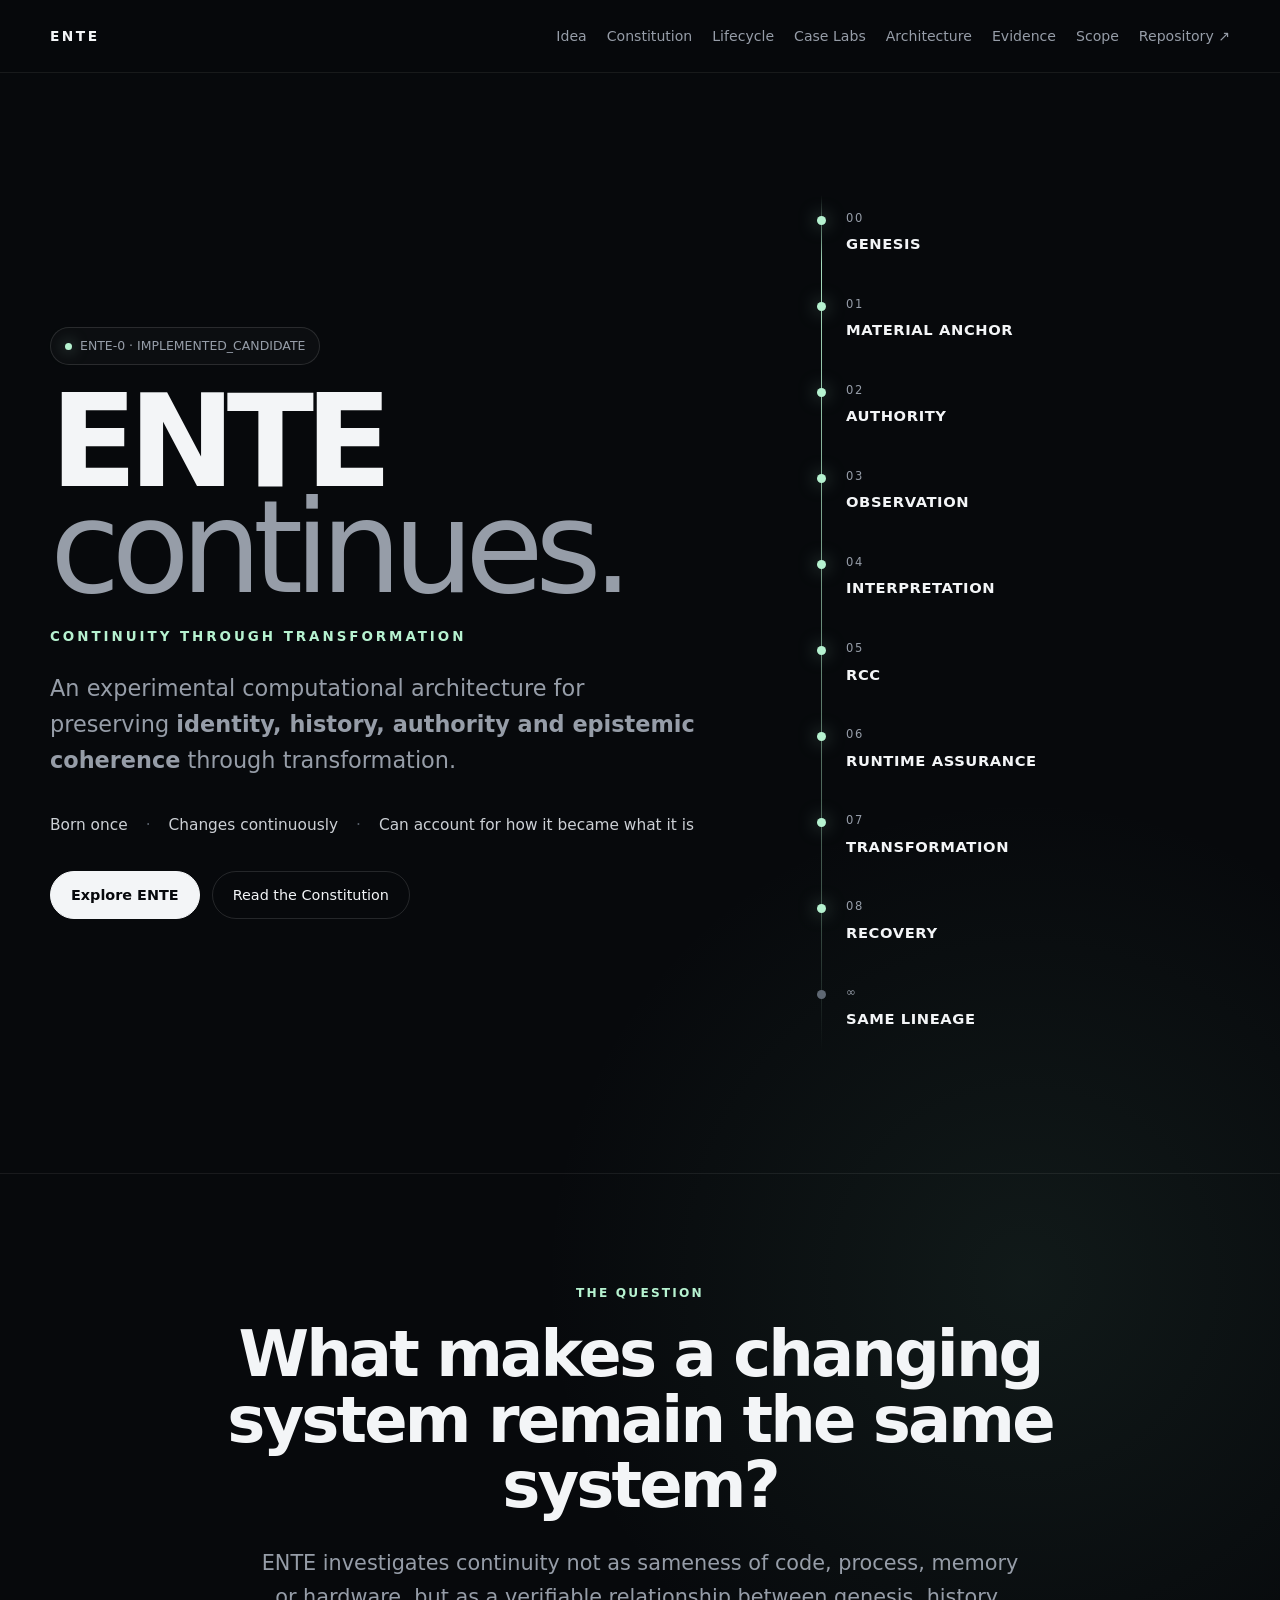
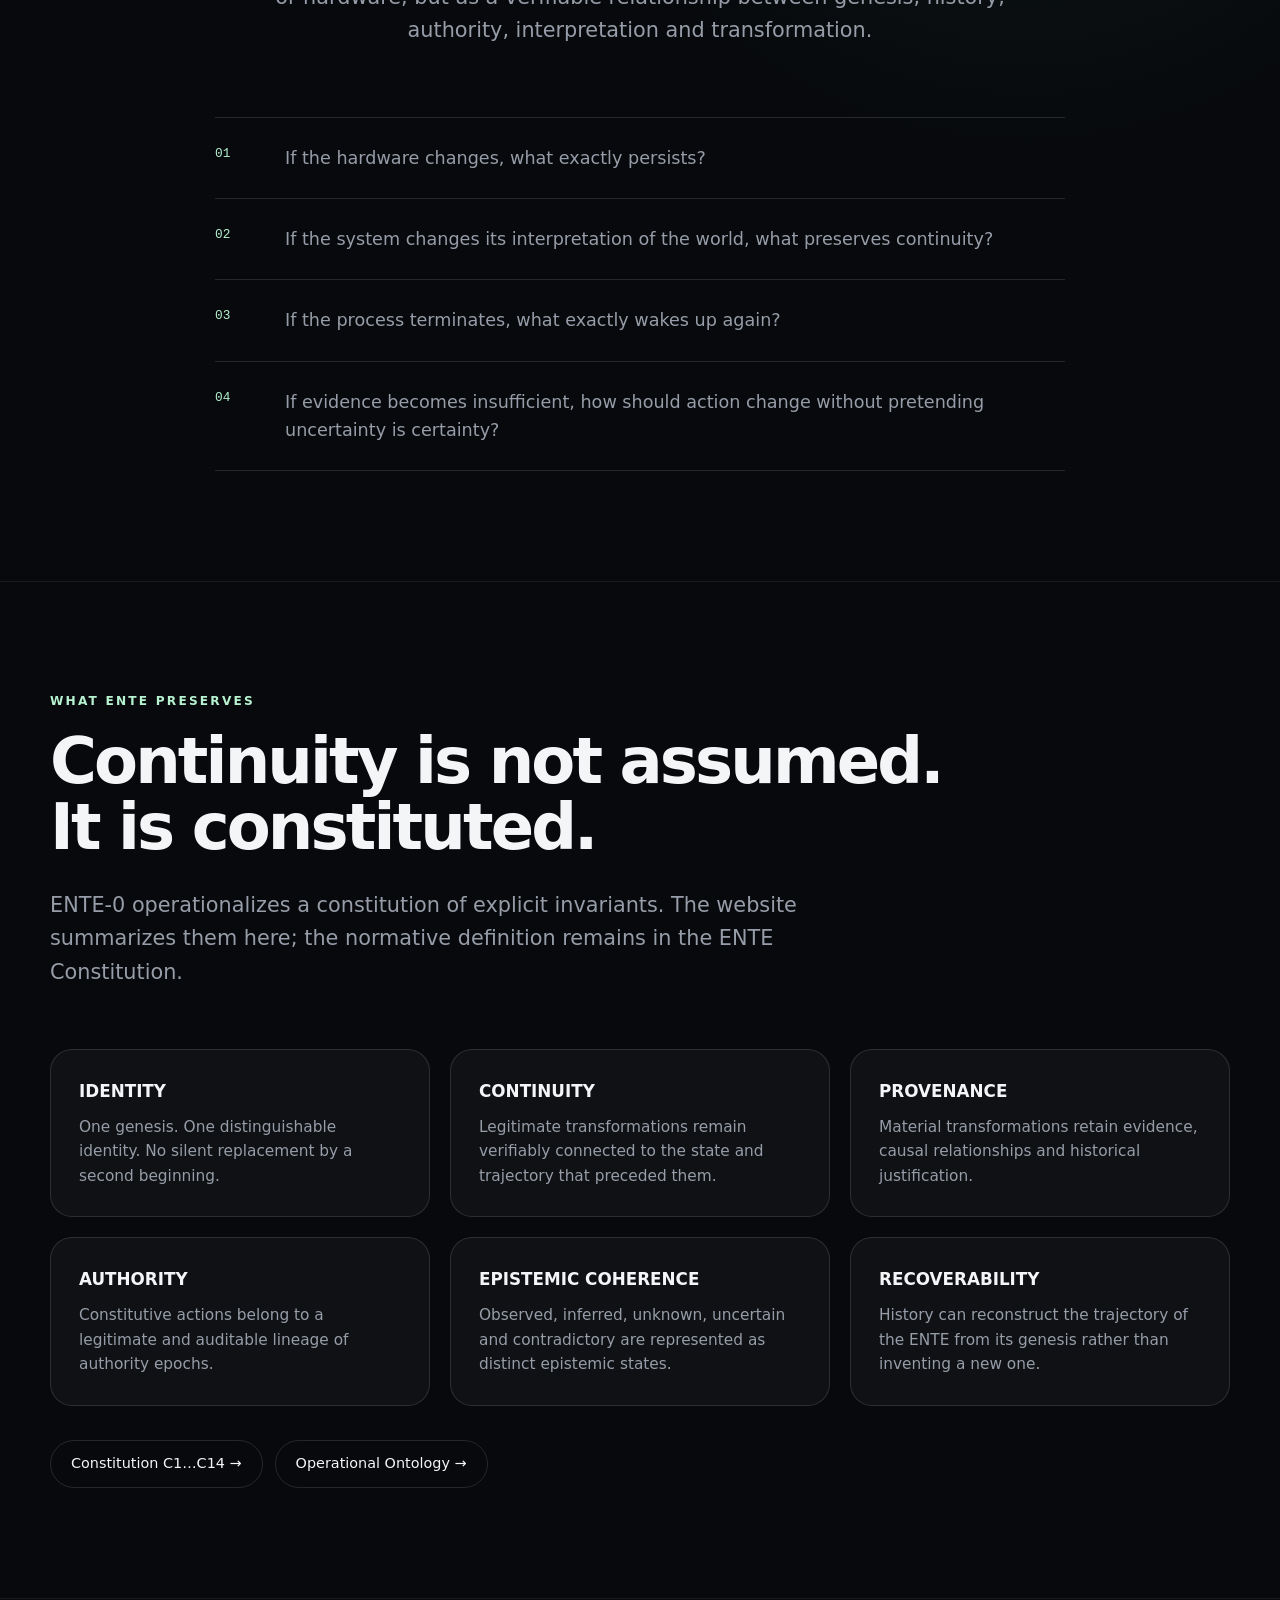
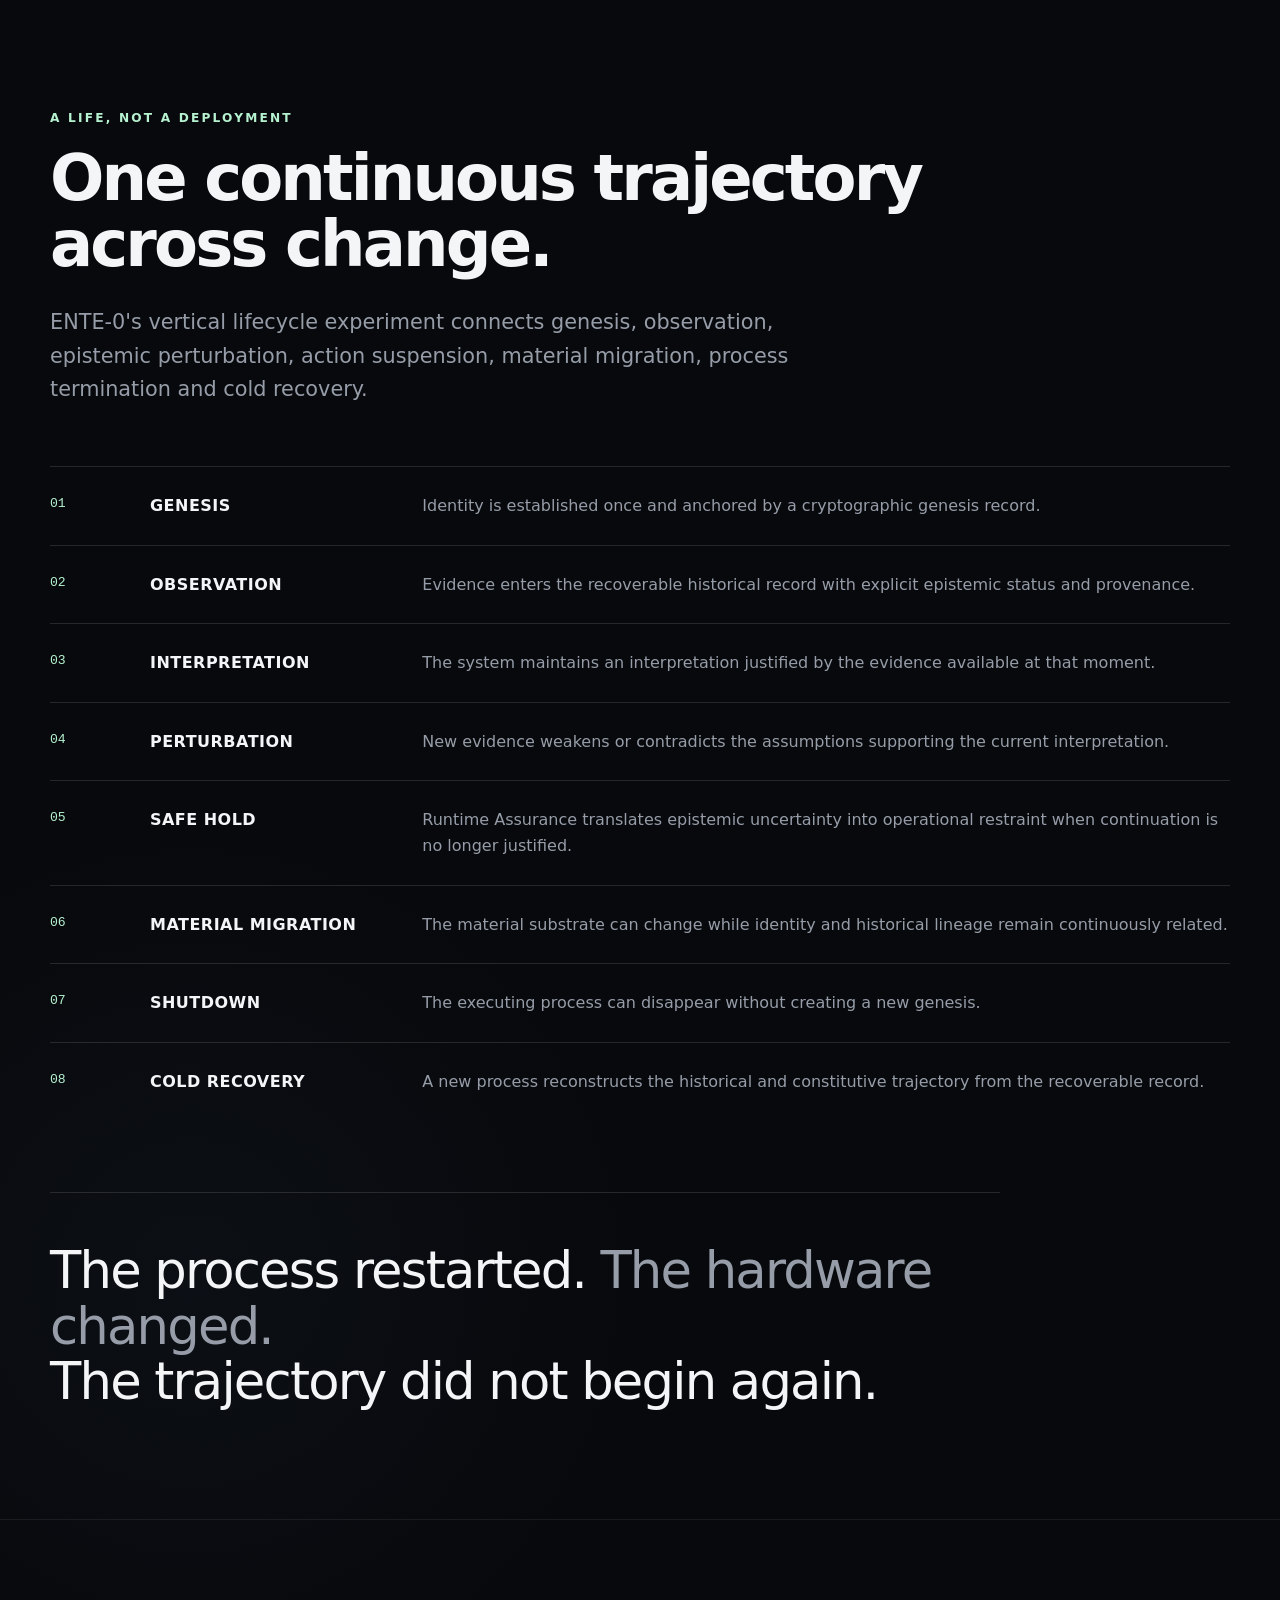
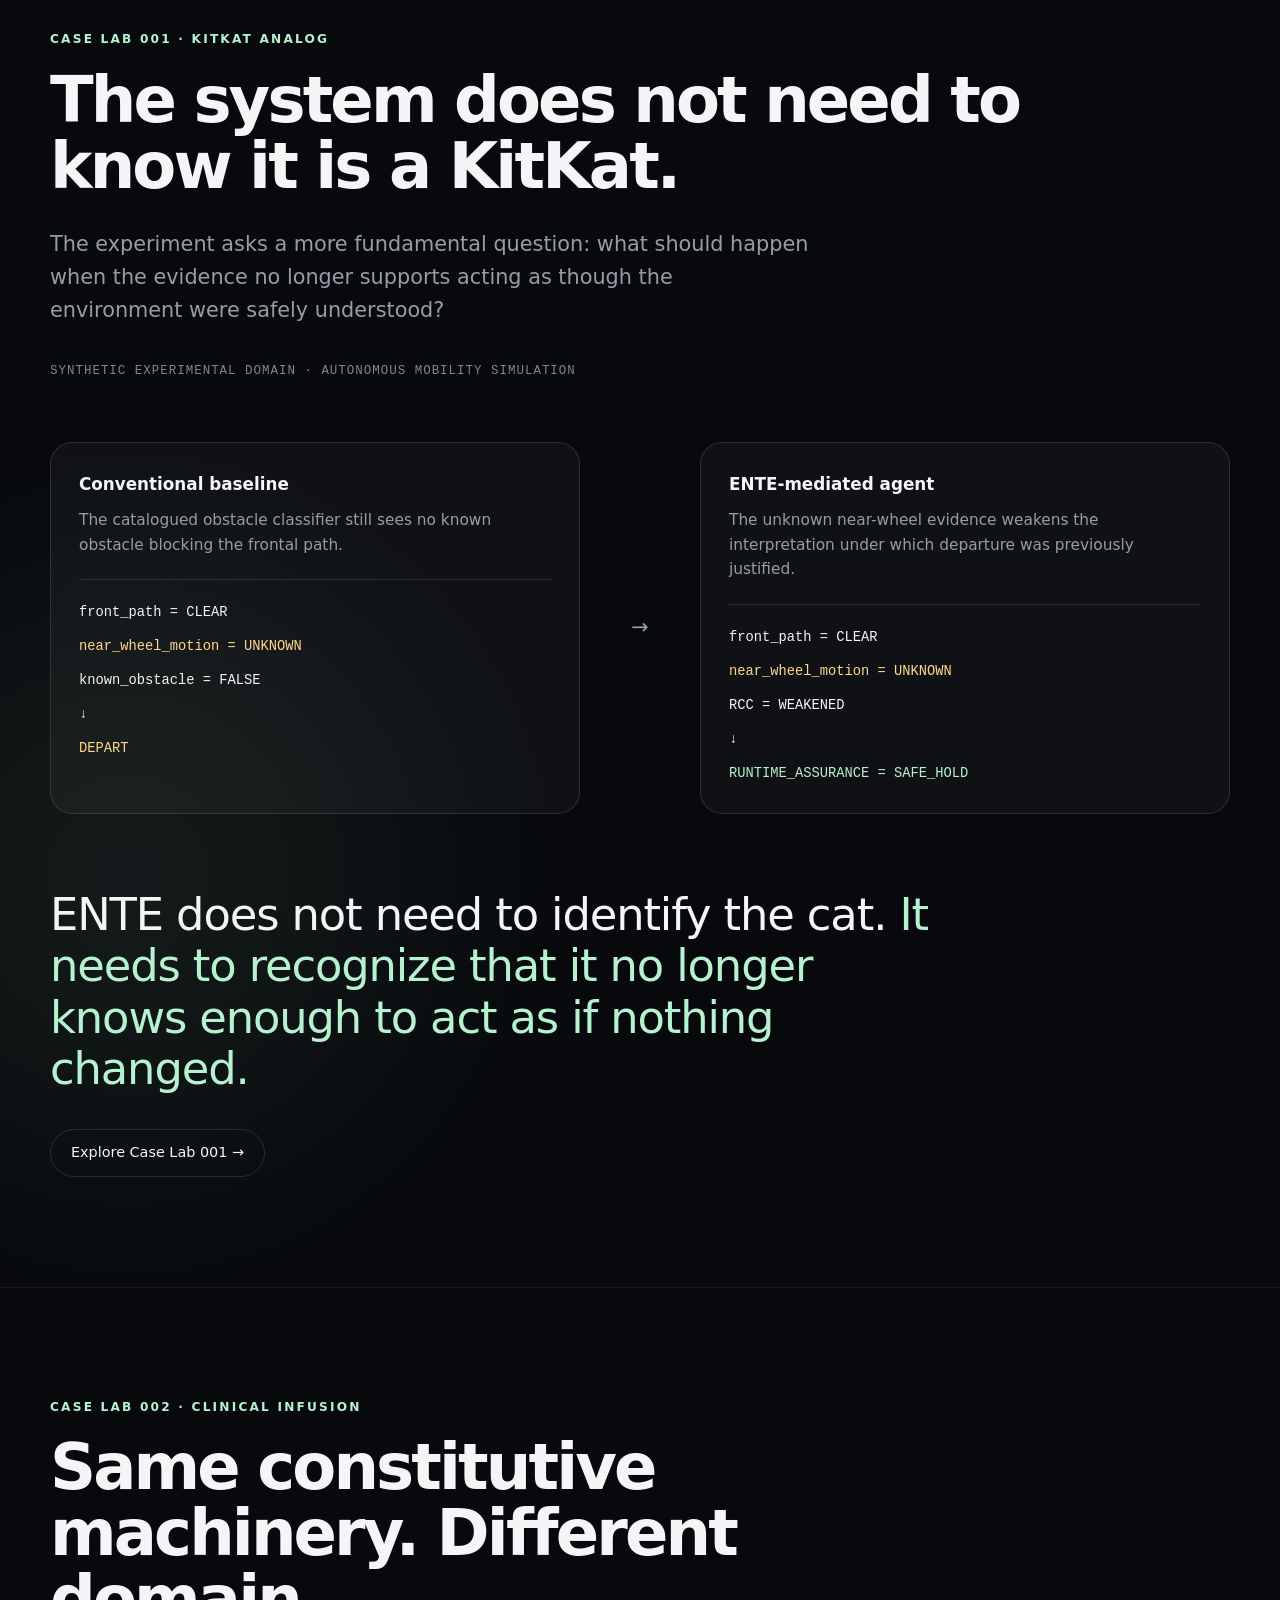
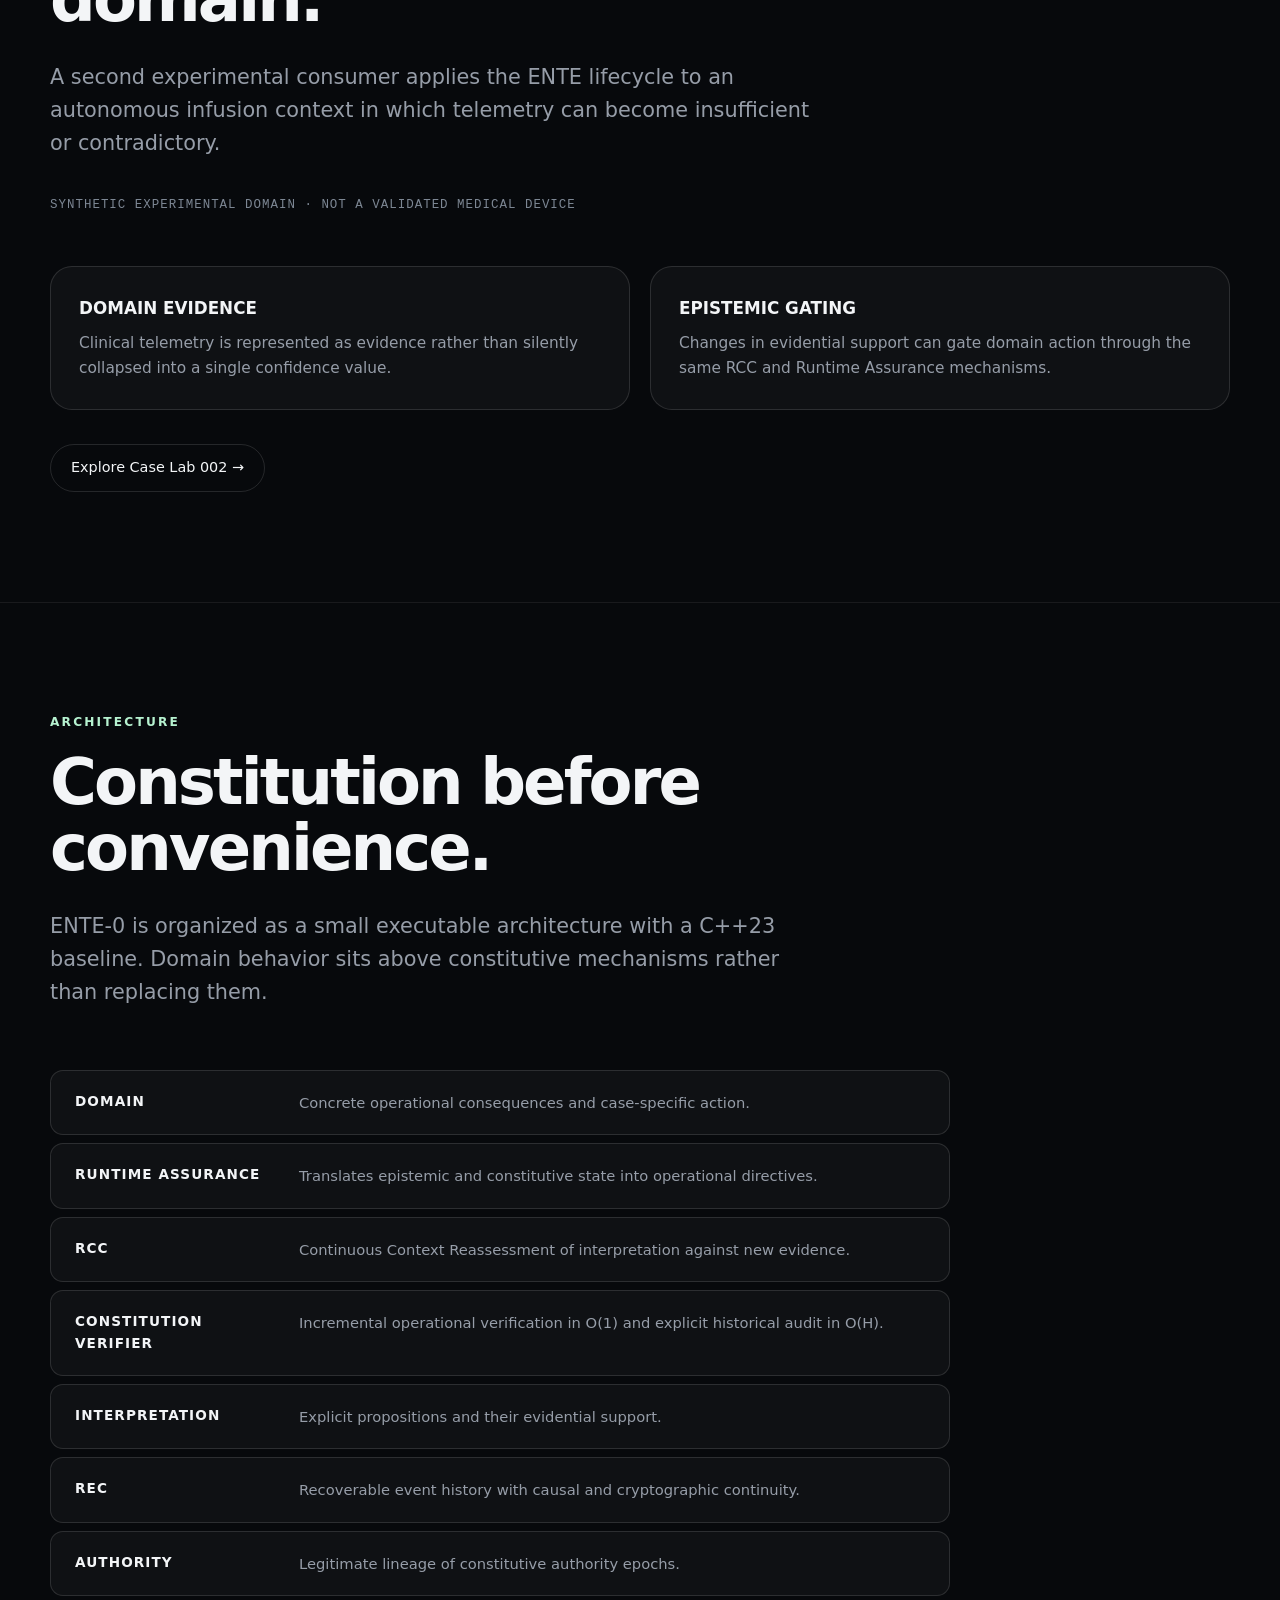
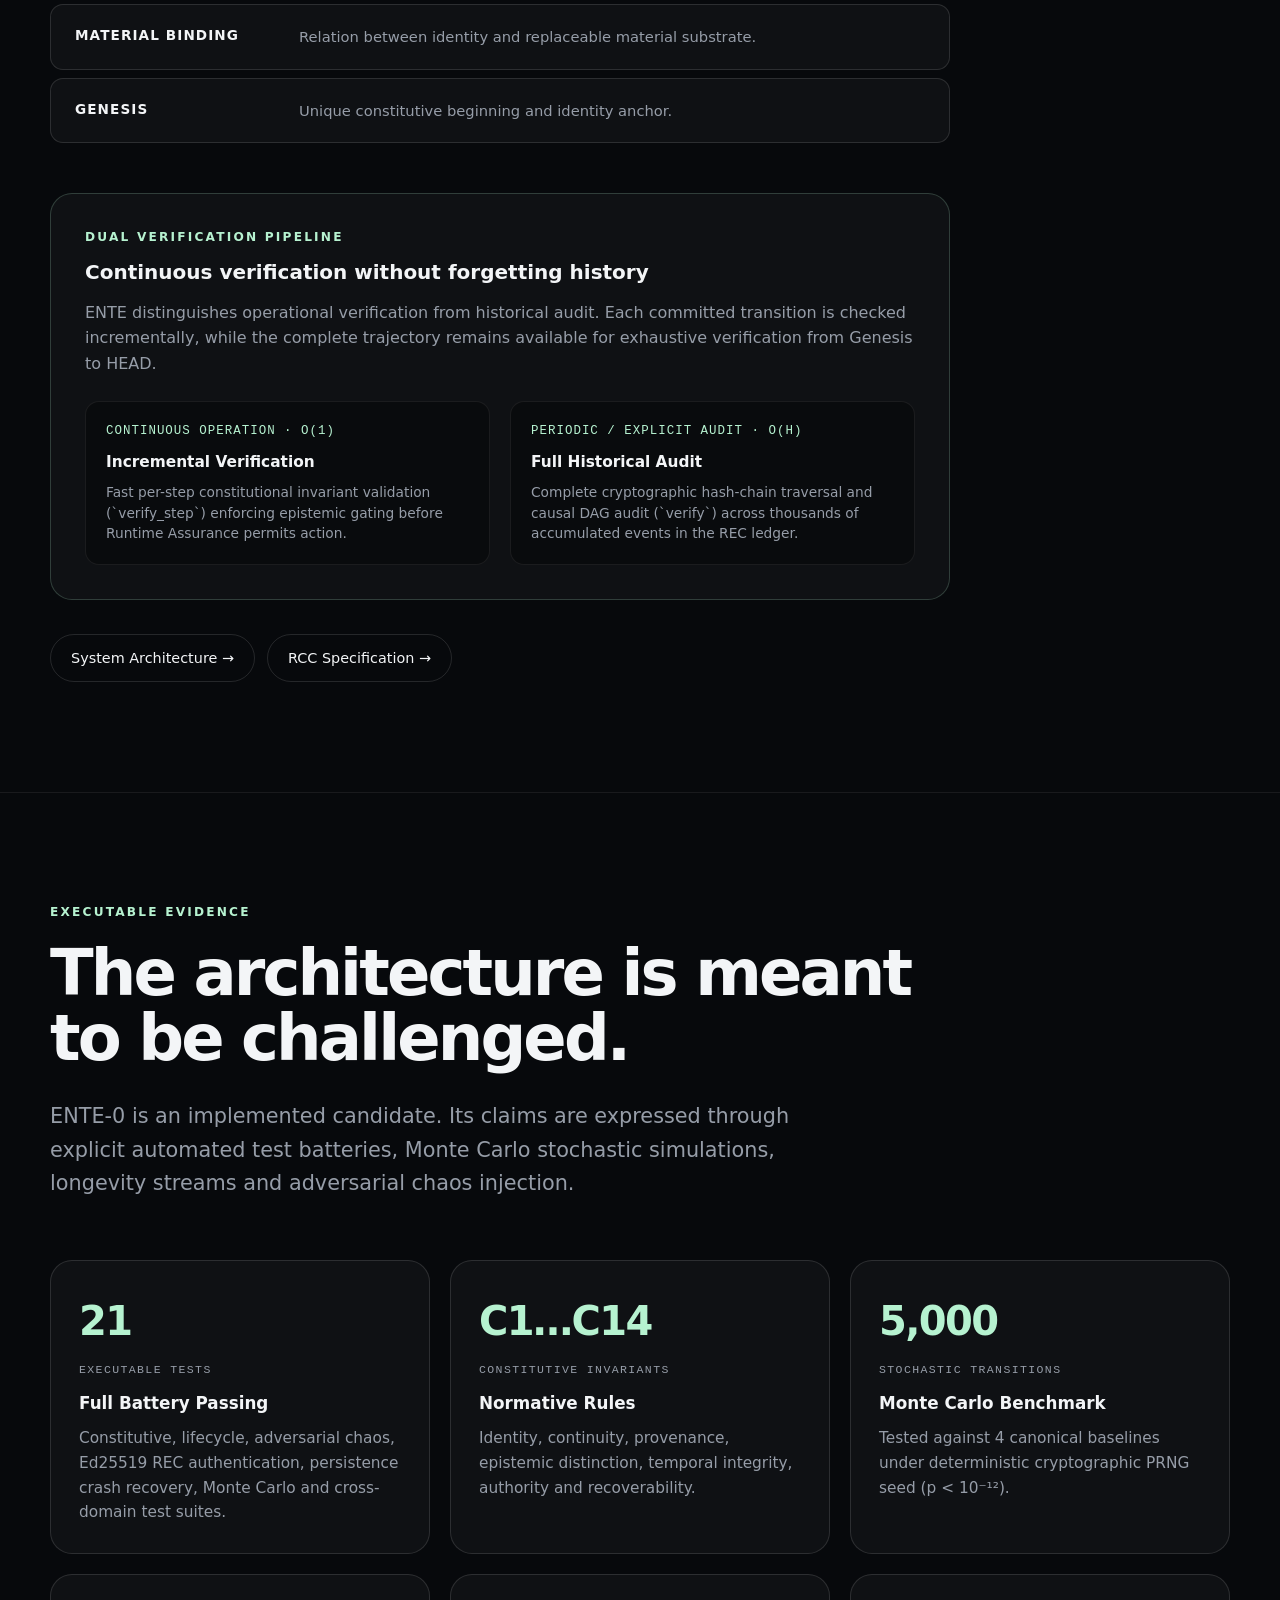
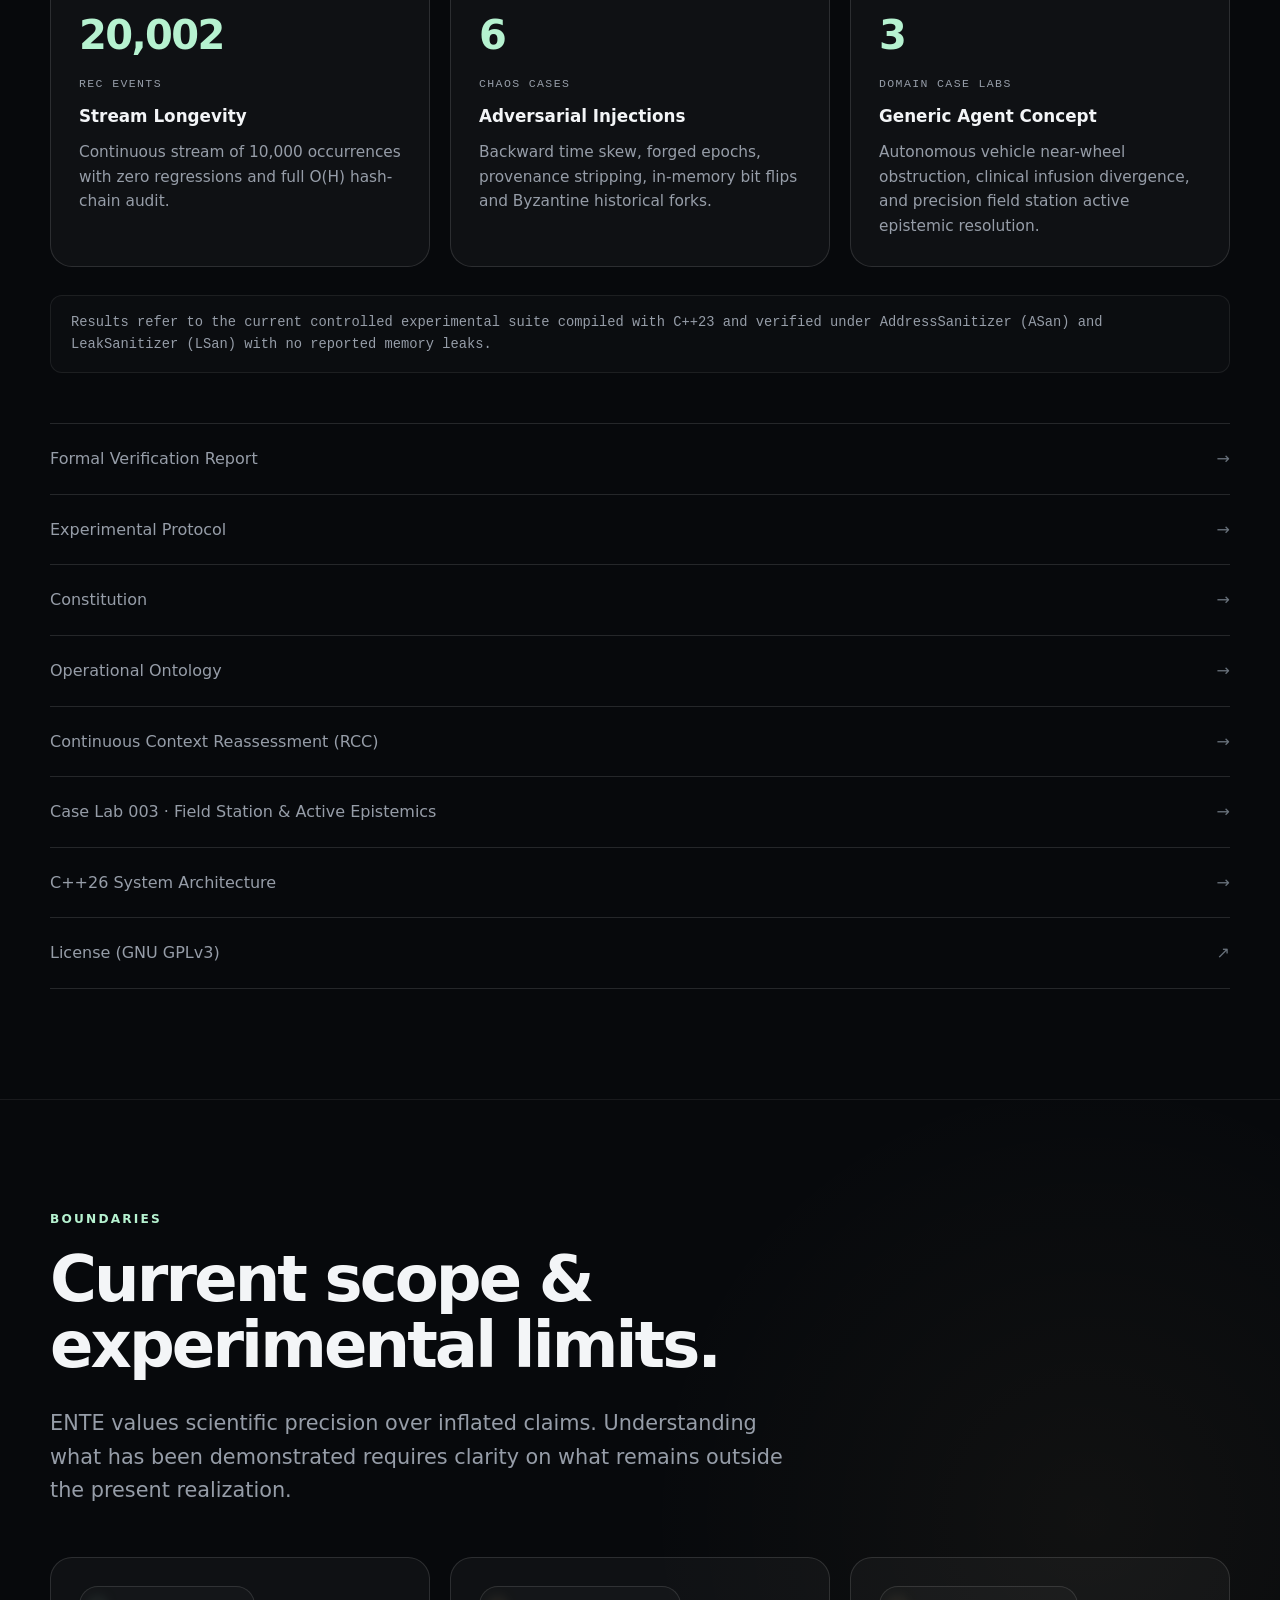
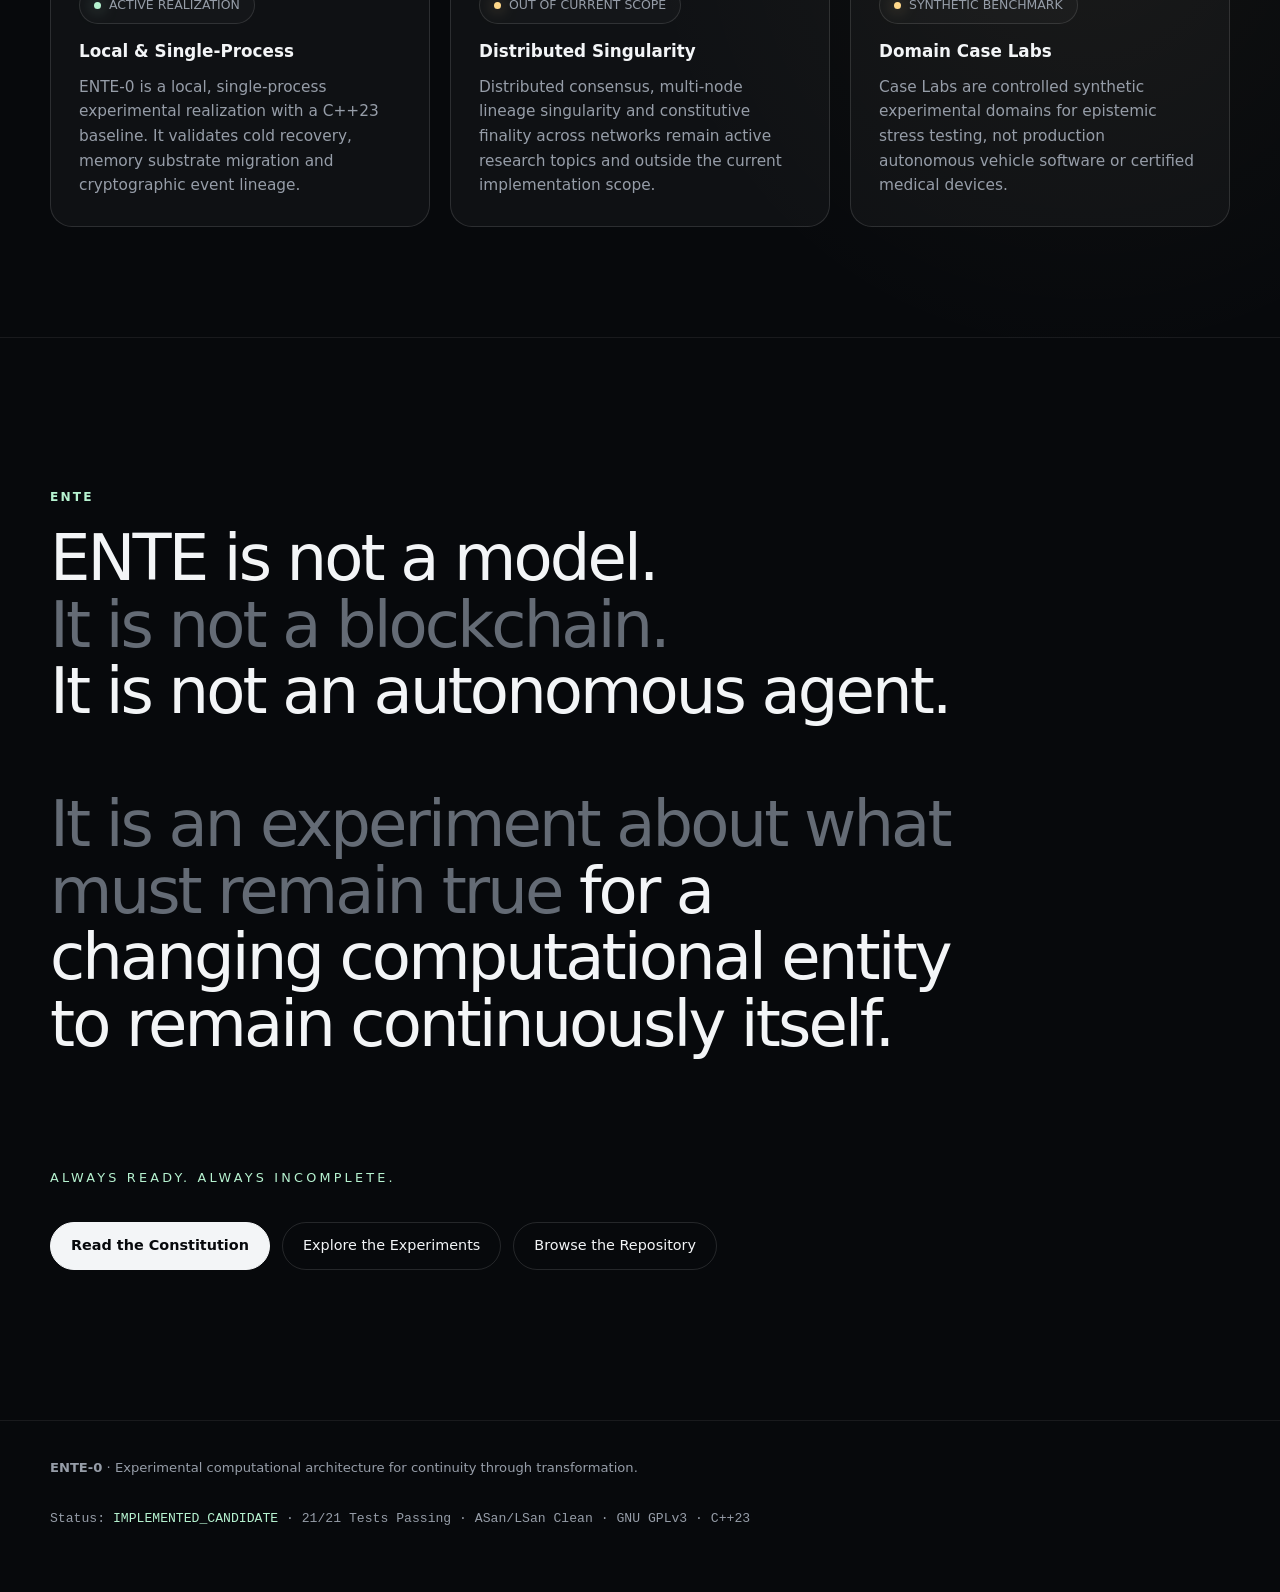
<file: docs/index.html>
<!doctype html>
<html lang="en">
<head>
  <meta charset="utf-8" />
  <meta name="viewport" content="width=device-width, initial-scale=1" />

  <title>ENTE — Continuity Through Transformation</title>

  <meta
    name="description"
    content="ENTE is an experimental computational architecture for preserving identity, history, authority and epistemic coherence through change."
  />

  <!-- Open Graph / Meta -->
  <meta property="og:type" content="website" />
  <meta property="og:title" content="ENTE — Continuity Through Transformation" />
  <meta property="og:description" content="An experimental computational architecture for preserving identity, history, authority and epistemic coherence through transformation." />
  <meta property="og:url" content="https://jpereiratrindade.github.io/Ente/" />
  <meta name="twitter:card" content="summary_large_image" />
  <meta name="twitter:title" content="ENTE — Continuity Through Transformation" />
  <meta name="twitter:description" content="An experimental computational architecture for preserving identity, history, authority and epistemic coherence through transformation." />

  <!-- Progressive Enhancement: detect JavaScript execution -->
  <script>
    document.documentElement.classList.add("js");
  </script>

  <style>
    :root {
      --bg: #07090c;
      --bg-soft: #0d1117;
      --panel: rgba(255,255,255,.035);
      --panel-strong: rgba(255,255,255,.055);

      --text: #f3f5f7;
      --muted: #969da8;
      --line: rgba(255,255,255,.12);
      --line-soft: rgba(255,255,255,.07);

      --accent: #b6f2d0;
      --accent-soft: rgba(182,242,208,.12);
      --warning: #ffd88a;

      --max: 1180px;
      --radius: 22px;
    }

    * {
      box-sizing: border-box;
    }

    html {
      scroll-behavior: smooth;
    }

    body {
      margin: 0;
      color: var(--text);
      background:
        radial-gradient(circle at 80% 10%, rgba(87, 145, 120, .12), transparent 30rem),
        radial-gradient(circle at 15% 35%, rgba(70, 87, 120, .08), transparent 28rem),
        var(--bg);
      font-family:
        Inter,
        ui-sans-serif,
        system-ui,
        -apple-system,
        BlinkMacSystemFont,
        "Segoe UI",
        sans-serif;
      line-height: 1.6;
    }

    a {
      color: inherit;
      text-decoration: none;
    }

    a:focus-visible,
    button:focus-visible,
    .button:focus-visible {
      outline: 2px solid var(--accent);
      outline-offset: 3px;
    }

    code,
    .mono {
      font-family:
        "SFMono-Regular",
        Consolas,
        "Liberation Mono",
        monospace;
    }

    .shell {
      width: min(calc(100% - 40px), var(--max));
      margin-inline: auto;
    }

    /* ---------------------------------------------------------
       Navigation
       --------------------------------------------------------- */

    nav {
      position: sticky;
      top: 0;
      z-index: 100;
      backdrop-filter: blur(18px);
      background: rgba(7,9,12,.72);
      border-bottom: 1px solid var(--line-soft);
    }

    .nav-inner {
      min-height: 72px;
      display: flex;
      align-items: center;
      justify-content: space-between;
      gap: 20px;
    }

    .brand {
      font-weight: 800;
      letter-spacing: .18em;
      font-size: .86rem;
    }

    .nav-links {
      display: flex;
      align-items: center;
      gap: 20px;
      font-size: .88rem;
      color: var(--muted);
    }

    .nav-links a:hover {
      color: var(--text);
    }

    /* ---------------------------------------------------------
       Shared
       --------------------------------------------------------- */

    section {
      padding: 110px 0;
      border-bottom: 1px solid var(--line-soft);
    }

    .eyebrow {
      font-size: .76rem;
      letter-spacing: .18em;
      text-transform: uppercase;
      color: var(--accent);
      margin-bottom: 18px;
      font-weight: 700;
    }

    h1,
    h2,
    h3,
    p {
      margin-top: 0;
    }

    h2 {
      max-width: 900px;
      font-size: clamp(2rem, 5vw, 4.6rem);
      line-height: 1.03;
      letter-spacing: -.045em;
      margin-bottom: 28px;
    }

    .lead {
      max-width: 760px;
      color: var(--muted);
      font-size: clamp(1.05rem, 2vw, 1.3rem);
    }

    .grid {
      display: grid;
      gap: 20px;
    }

    .grid-2 {
      grid-template-columns: repeat(2, minmax(0, 1fr));
    }

    .grid-3 {
      grid-template-columns: repeat(3, minmax(0, 1fr));
    }

    .card {
      background: var(--panel);
      border: 1px solid var(--line);
      border-radius: var(--radius);
      padding: 28px;
      transition:
        transform .22s ease,
        background .22s ease,
        border-color .22s ease;
    }

    .card:hover {
      transform: translateY(-3px);
      background: var(--panel-strong);
      border-color: rgba(182,242,208,.24);
    }

    .card h3 {
      margin-bottom: 10px;
      font-size: 1.05rem;
    }

    .card p {
      margin-bottom: 0;
      color: var(--muted);
      font-size: .96rem;
    }

    .tag {
      display: inline-flex;
      align-items: center;
      gap: 8px;
      border: 1px solid var(--line);
      background: rgba(255,255,255,.025);
      border-radius: 999px;
      padding: 8px 14px;
      color: var(--muted);
      font-size: .78rem;
    }

    .tag::before {
      content: "";
      width: 7px;
      height: 7px;
      border-radius: 50%;
      background: var(--accent);
      box-shadow: 0 0 15px rgba(182,242,208,.6);
    }

    .tag-warning::before {
      background: var(--warning);
      box-shadow: 0 0 15px rgba(255,216,138,.6);
    }

    .lab-scope-note {
      display: inline-block;
      margin-top: 14px;
      font-size: .78rem;
      letter-spacing: .08em;
      text-transform: uppercase;
      color: #7d8794;
      font-family: monospace;
    }

    .button-row {
      display: flex;
      flex-wrap: wrap;
      gap: 12px;
      margin-top: 34px;
    }

    .button {
      display: inline-flex;
      align-items: center;
      justify-content: center;
      min-height: 48px;
      padding: 0 20px;
      border-radius: 999px;
      border: 1px solid var(--line);
      font-size: .9rem;
      transition: .2s ease;
    }

    .button.primary {
      background: var(--text);
      color: var(--bg);
      border-color: var(--text);
      font-weight: 700;
    }

    .button:hover {
      transform: translateY(-2px);
      border-color: rgba(182,242,208,.5);
    }

    /* ---------------------------------------------------------
       Hero
       --------------------------------------------------------- */

    .hero {
      min-height: calc(100vh - 72px);
      display: flex;
      align-items: center;
      padding: 90px 0;
      position: relative;
      overflow: hidden;
    }

    .hero-grid {
      display: grid;
      grid-template-columns: minmax(0, 1.2fr) minmax(310px, .8fr);
      gap: 80px;
      align-items: center;
    }

    .hero h1 {
      font-size: clamp(4rem, 10vw, 8rem);
      line-height: .83;
      letter-spacing: -.07em;
      margin-top: 24px;
      margin-bottom: 24px;
    }

    .hero h1 span {
      display: block;
    }

    .hero h1 .sub {
      color: var(--muted);
      font-weight: 400;
    }

    .hero-signature {
      font-size: .84rem;
      letter-spacing: .22em;
      text-transform: uppercase;
      color: var(--accent);
      margin-bottom: 24px;
      font-weight: 700;
    }

    .hero-copy {
      max-width: 720px;
      color: var(--muted);
      font-size: clamp(1.1rem, 2vw, 1.4rem);
    }

    .hero-manifesto {
      margin-top: 34px;
      display: flex;
      flex-wrap: wrap;
      gap: 9px 18px;
      color: #ccd0d5;
      font-size: .96rem;
    }

    .hero-manifesto span + span::before {
      content: "·";
      margin-right: 18px;
      color: #555d68;
    }

    /* ---------------------------------------------------------
       Lineage visual
       --------------------------------------------------------- */

    .lineage {
      position: relative;
      padding: 30px 20px 30px 56px;
      min-height: 500px;
    }

    .lineage::before {
      content: "";
      position: absolute;
      left: 31px;
      top: 32px;
      bottom: 32px;
      width: 1px;
      background:
        linear-gradient(
          to bottom,
          transparent,
          rgba(182,242,208,.9) 8%,
          rgba(182,242,208,.28) 85%,
          transparent
        );
    }

    .node {
      position: relative;
      padding: 16px 0 22px;
    }

    .node::before {
      content: "";
      position: absolute;
      width: 9px;
      height: 9px;
      border-radius: 50%;
      left: -29px;
      top: 23px;
      background: var(--accent);
      box-shadow: 0 0 18px rgba(182,242,208,.55);
    }

    .node small {
      display: block;
      color: var(--muted);
      font-size: .72rem;
      letter-spacing: .15em;
      margin-bottom: 4px;
    }

    .node strong {
      font-size: .92rem;
      letter-spacing: .04em;
    }

    .node.dim::before {
      background: #5f6873;
      box-shadow: none;
    }

    /* ---------------------------------------------------------
       Core question
       --------------------------------------------------------- */

    .question {
      text-align: center;
    }

    .question h2 {
      margin-inline: auto;
      max-width: 980px;
    }

    .questions {
      max-width: 850px;
      margin: 70px auto 0;
      display: grid;
      gap: 0;
      text-align: left;
      border-top: 1px solid var(--line);
    }

    .question-row {
      padding: 26px 0;
      display: grid;
      grid-template-columns: 50px 1fr;
      gap: 20px;
      border-bottom: 1px solid var(--line);
      color: var(--muted);
      font-size: 1.1rem;
    }

    .question-row .number {
      color: var(--accent);
      font-family: monospace;
      font-size: .8rem;
    }

    /* ---------------------------------------------------------
       Life
       --------------------------------------------------------- */

    .life {
      margin-top: 60px;
      position: relative;
    }

    .life-item {
      display: grid;
      grid-template-columns: 70px minmax(170px, .3fr) 1fr;
      gap: 30px;
      padding: 26px 0;
      border-top: 1px solid var(--line);
      align-items: start;
    }

    .life-number {
      color: var(--accent);
      font-family: monospace;
      font-size: .82rem;
    }

    .life-name {
      font-weight: 750;
      letter-spacing: .03em;
    }

    .life-description {
      color: var(--muted);
    }

    .statement {
      margin-top: 72px;
      padding-top: 50px;
      border-top: 1px solid var(--line);
      font-size: clamp(1.7rem, 4vw, 3.6rem);
      line-height: 1.08;
      letter-spacing: -.035em;
      max-width: 950px;
    }

    .statement .muted {
      color: var(--muted);
    }

    /* ---------------------------------------------------------
       KitKat
       --------------------------------------------------------- */

    .kitkat {
      background:
        radial-gradient(circle at 10% 70%, rgba(182,242,208,.08), transparent 28rem);
    }

    .kitkat h2 {
      max-width: 1050px;
    }

    .compare {
      margin-top: 60px;
      display: grid;
      grid-template-columns: 1fr 80px 1fr;
      gap: 20px;
      align-items: stretch;
    }

    .compare-arrow {
      align-self: center;
      text-align: center;
      color: var(--muted);
      font-size: 1.3rem;
    }

    .trace {
      margin-top: 22px;
      padding-top: 22px;
      border-top: 1px solid var(--line);
      display: grid;
      gap: 12px;
      font-family: monospace;
      font-size: .86rem;
    }

    .trace .good {
      color: var(--accent);
    }

    .trace .warn {
      color: var(--warning);
    }

    .kitkat-quote {
      margin: 75px 0 0;
      max-width: 900px;
      font-size: clamp(1.5rem, 3.5vw, 3rem);
      line-height: 1.15;
      letter-spacing: -.025em;
    }

    .kitkat-quote span {
      color: var(--accent);
    }

    /* ---------------------------------------------------------
       Architecture & Verification Flow
       --------------------------------------------------------- */

    .architecture {
      margin-top: 60px;
      display: grid;
      gap: 8px;
      max-width: 900px;
    }

    .layer {
      display: grid;
      grid-template-columns: 200px 1fr;
      gap: 24px;
      padding: 20px 24px;
      border: 1px solid var(--line);
      background: var(--panel);
      border-radius: 13px;
    }

    .layer strong {
      font-size: .85rem;
      letter-spacing: .08em;
    }

    .layer span {
      color: var(--muted);
      font-size: .92rem;
    }

    .verification-flow {
      margin-top: 50px;
      background: var(--panel);
      border: 1px solid rgba(182,242,208,.2);
      border-radius: var(--radius);
      padding: 34px;
      max-width: 900px;
    }

    .verification-flow h3 {
      font-size: 1.25rem;
      margin-bottom: 12px;
      color: var(--text);
    }

    .verification-flow p {
      color: var(--muted);
      font-size: 1rem;
      margin-bottom: 24px;
    }

    .flow-columns {
      display: grid;
      grid-template-columns: 1fr 1fr;
      gap: 20px;
    }

    .flow-col {
      background: rgba(0,0,0,.35);
      border: 1px solid var(--line-soft);
      border-radius: 14px;
      padding: 20px;
    }

    .flow-col-tag {
      font-family: monospace;
      font-size: .78rem;
      color: var(--accent);
      letter-spacing: .08em;
      margin-bottom: 8px;
      display: block;
    }

    .flow-col-title {
      font-weight: 700;
      font-size: .96rem;
      margin-bottom: 8px;
    }

    .flow-col-desc {
      font-size: .86rem;
      color: var(--muted);
      line-height: 1.5;
    }

    /* ---------------------------------------------------------
       Evidence
       --------------------------------------------------------- */

    .evidence-grid {
      display: grid;
      grid-template-columns: repeat(3, minmax(0, 1fr));
      gap: 20px;
      margin-top: 60px;
    }

    .evidence-number {
      font-size: 2.5rem;
      letter-spacing: -.04em;
      margin-bottom: 8px;
      font-weight: 700;
      color: var(--accent);
    }

    .evidence-sublabel {
      font-size: .72rem;
      letter-spacing: .12em;
      text-transform: uppercase;
      color: var(--muted);
      margin-bottom: 10px;
      font-family: monospace;
    }

    .evidence-note {
      margin-top: 28px;
      padding: 16px 20px;
      background: rgba(255,255,255,.02);
      border: 1px solid var(--line-soft);
      border-radius: 12px;
      color: var(--muted);
      font-size: .86rem;
      font-family: monospace;
    }

    .doc-list {
      margin-top: 50px;
      border-top: 1px solid var(--line);
    }

    .doc-link {
      padding: 22px 0;
      border-bottom: 1px solid var(--line);
      display: flex;
      justify-content: space-between;
      gap: 25px;
      color: var(--muted);
    }

    .doc-link:hover {
      color: var(--text);
    }

    .doc-link span:last-child {
      color: #68717b;
    }

    /* ---------------------------------------------------------
       Scope & Boundaries
       --------------------------------------------------------- */

    .scope-section {
      background: radial-gradient(circle at 85% 50%, rgba(255,216,138,.04), transparent 28rem);
    }

    .scope-grid {
      display: grid;
      grid-template-columns: repeat(3, minmax(0, 1fr));
      gap: 20px;
      margin-top: 50px;
    }

    /* ---------------------------------------------------------
       Manifesto
       --------------------------------------------------------- */

    .manifesto {
      padding: 150px 0;
    }

    .manifesto-copy {
      max-width: 920px;
      font-size: clamp(2rem, 5vw, 4.8rem);
      line-height: 1.04;
      letter-spacing: -.045em;
    }

    .manifesto-copy .muted {
      color: #646b75;
    }

    .motto {
      margin-top: 110px;
      color: var(--accent);
      font-size: .8rem;
      text-transform: uppercase;
      letter-spacing: .25em;
    }

    footer {
      padding: 36px 0 60px;
      color: var(--muted);
      font-size: .82rem;
    }

    .footer-inner {
      display: flex;
      justify-content: space-between;
      gap: 30px;
      flex-wrap: wrap;
    }

    /* ---------------------------------------------------------
       Reveal (Progressive Enhancement)
       --------------------------------------------------------- */

    .reveal {
      opacity: 1;
      transform: none;
    }

    .js .reveal {
      opacity: 0;
      transform: translateY(14px);
      transition:
        opacity .7s ease,
        transform .7s ease;
    }

    .js .reveal.visible {
      opacity: 1;
      transform: none;
    }

    /* ---------------------------------------------------------
       Accessibility: Reduced Motion
       --------------------------------------------------------- */

    @media (prefers-reduced-motion: reduce) {
      html {
        scroll-behavior: auto;
      }

      .reveal,
      .js .reveal {
        opacity: 1 !important;
        transform: none !important;
        transition: none !important;
      }
    }

    /* ---------------------------------------------------------
       Responsive
       --------------------------------------------------------- */

    @media (max-width: 900px) {
      .hero {
        min-height: auto;
      }

      .hero-grid,
      .grid-3,
      .grid-2,
      .evidence-grid,
      .scope-grid,
      .flow-columns {
        grid-template-columns: 1fr;
      }

      .lineage {
        min-height: auto;
        margin-top: 20px;
      }

      .compare {
        grid-template-columns: 1fr;
      }

      .compare-arrow {
        transform: rotate(90deg);
        padding: 6px;
      }

      .life-item {
        grid-template-columns: 50px 1fr;
      }

      .life-description {
        grid-column: 2;
      }

      .layer {
        grid-template-columns: 1fr;
        gap: 6px;
      }
    }

    @media (max-width: 700px) {
      .nav-links a:not(.keep-mobile) {
        display: none;
      }

      section {
        padding: 80px 0;
      }

      .hero {
        padding-top: 70px;
      }

      .hero h1 {
        font-size: clamp(4rem, 22vw, 7rem);
      }

      .question-row {
        grid-template-columns: 34px 1fr;
      }
    }
  </style>
</head>

<body>

  <!-- =======================================================
       NAVIGATION
       ======================================================= -->

  <nav>
    <div class="shell nav-inner">
      <a href="#top" class="brand">ENTE</a>

      <div class="nav-links">
        <a href="#idea">Idea</a>
        <a href="#constitution">Constitution</a>
        <a href="#life">Lifecycle</a>
        <a href="#caselab">Case Labs</a>
        <a href="#architecture">Architecture</a>
        <a href="#evidence">Evidence</a>
        <a href="#scope">Scope</a>

        <a class="keep-mobile" href="https://github.com/jpereiratrindade/Ente">Repository ↗</a>
      </div>
    </div>
  </nav>


  <main id="top">

    <!-- =====================================================
         HERO
         ===================================================== -->

    <section class="hero">
      <div class="shell hero-grid">

        <div>
          <div class="tag reveal">
            ENTE-0 · IMPLEMENTED_CANDIDATE
          </div>

          <h1 class="reveal">
            <span>ENTE</span>
            <span class="sub">continues.</span>
          </h1>

          <div class="hero-signature reveal">
            Continuity through transformation
          </div>

          <p class="hero-copy reveal">
            An experimental computational architecture for preserving
            <strong>identity, history, authority and epistemic coherence</strong>
            through transformation.
          </p>

          <div class="hero-manifesto reveal">
            <span>Born once</span>
            <span>Changes continuously</span>
            <span>Can account for how it became what it is</span>
          </div>

          <div class="button-row reveal">
            <a class="button primary" href="#idea">
              Explore ENTE
            </a>

            <a class="button" href="ENTE-CONSTITUTION-001-v0.6.0.md">
              Read the Constitution
            </a>
          </div>
        </div>

        <div class="lineage reveal" aria-label="ENTE lifecycle">
          <div class="node">
            <small>00</small>
            <strong>GENESIS</strong>
          </div>

          <div class="node">
            <small>01</small>
            <strong>MATERIAL ANCHOR</strong>
          </div>

          <div class="node">
            <small>02</small>
            <strong>AUTHORITY</strong>
          </div>

          <div class="node">
            <small>03</small>
            <strong>OBSERVATION</strong>
          </div>

          <div class="node">
            <small>04</small>
            <strong>INTERPRETATION</strong>
          </div>

          <div class="node">
            <small>05</small>
            <strong>RCC</strong>
          </div>

          <div class="node">
            <small>06</small>
            <strong>RUNTIME ASSURANCE</strong>
          </div>

          <div class="node">
            <small>07</small>
            <strong>TRANSFORMATION</strong>
          </div>

          <div class="node">
            <small>08</small>
            <strong>RECOVERY</strong>
          </div>

          <div class="node dim">
            <small>∞</small>
            <strong>SAME LINEAGE</strong>
          </div>
        </div>

      </div>
    </section>


    <!-- =====================================================
         CENTRAL QUESTION
         ===================================================== -->

    <section id="idea" class="question">
      <div class="shell">

        <div class="eyebrow reveal">The question</div>

        <h2 class="reveal">
          What makes a changing system remain the same system?
        </h2>

        <p class="lead reveal" style="margin-inline:auto">
          ENTE investigates continuity not as sameness of code, process,
          memory or hardware, but as a verifiable relationship between
          genesis, history, authority, interpretation and transformation.
        </p>

        <div class="questions">

          <div class="question-row reveal">
            <div class="number">01</div>
            <div>
              If the hardware changes, what exactly persists?
            </div>
          </div>

          <div class="question-row reveal">
            <div class="number">02</div>
            <div>
              If the system changes its interpretation of the world,
              what preserves continuity?
            </div>
          </div>

          <div class="question-row reveal">
            <div class="number">03</div>
            <div>
              If the process terminates, what exactly wakes up again?
            </div>
          </div>

          <div class="question-row reveal">
            <div class="number">04</div>
            <div>
              If evidence becomes insufficient, how should action change
              without pretending uncertainty is certainty?
            </div>
          </div>

        </div>

      </div>
    </section>


    <!-- =====================================================
         CONSTITUTION
         ===================================================== -->

    <section id="constitution">
      <div class="shell">

        <div class="eyebrow reveal">What ENTE preserves</div>

        <h2 class="reveal">
          Continuity is not assumed.
          It is constituted.
        </h2>

        <p class="lead reveal">
          ENTE-0 operationalizes a constitution of explicit invariants.
          The website summarizes them here; the normative definition
          remains in the ENTE Constitution.
        </p>

        <div class="grid grid-3" style="margin-top:60px">

          <div class="card reveal">
            <h3>IDENTITY</h3>
            <p>
              One genesis. One distinguishable identity.
              No silent replacement by a second beginning.
            </p>
          </div>

          <div class="card reveal">
            <h3>CONTINUITY</h3>
            <p>
              Legitimate transformations remain verifiably connected
              to the state and trajectory that preceded them.
            </p>
          </div>

          <div class="card reveal">
            <h3>PROVENANCE</h3>
            <p>
              Material transformations retain evidence,
              causal relationships and historical justification.
            </p>
          </div>

          <div class="card reveal">
            <h3>AUTHORITY</h3>
            <p>
              Constitutive actions belong to a legitimate and
              auditable lineage of authority epochs.
            </p>
          </div>

          <div class="card reveal">
            <h3>EPISTEMIC COHERENCE</h3>
            <p>
              Observed, inferred, unknown, uncertain and contradictory
              are represented as distinct epistemic states.
            </p>
          </div>

          <div class="card reveal">
            <h3>RECOVERABILITY</h3>
            <p>
              History can reconstruct the trajectory of the ENTE
              from its genesis rather than inventing a new one.
            </p>
          </div>

        </div>

        <div class="button-row reveal">
          <a class="button" href="ENTE-CONSTITUTION-001-v0.6.0.md">
            Constitution C1…C14 →
          </a>

          <a class="button" href="ENTE-ONTOLOGY-001-v0.1.0.md">
            Operational Ontology →
          </a>
        </div>

      </div>
    </section>


    <!-- =====================================================
         LIFE
         ===================================================== -->

    <section id="life">
      <div class="shell">

        <div class="eyebrow reveal">A life, not a deployment</div>

        <h2 class="reveal">
          One continuous trajectory across change.
        </h2>

        <p class="lead reveal">
          ENTE-0's vertical lifecycle experiment connects genesis,
          observation, epistemic perturbation, action suspension,
          material migration, process termination and cold recovery.
        </p>

        <div class="life">

          <div class="life-item reveal">
            <div class="life-number">01</div>
            <div class="life-name">GENESIS</div>
            <div class="life-description">
              Identity is established once and anchored by a cryptographic
              genesis record.
            </div>
          </div>

          <div class="life-item reveal">
            <div class="life-number">02</div>
            <div class="life-name">OBSERVATION</div>
            <div class="life-description">
              Evidence enters the recoverable historical record with
              explicit epistemic status and provenance.
            </div>
          </div>

          <div class="life-item reveal">
            <div class="life-number">03</div>
            <div class="life-name">INTERPRETATION</div>
            <div class="life-description">
              The system maintains an interpretation justified by
              the evidence available at that moment.
            </div>
          </div>

          <div class="life-item reveal">
            <div class="life-number">04</div>
            <div class="life-name">PERTURBATION</div>
            <div class="life-description">
              New evidence weakens or contradicts the assumptions
              supporting the current interpretation.
            </div>
          </div>

          <div class="life-item reveal">
            <div class="life-number">05</div>
            <div class="life-name">SAFE HOLD</div>
            <div class="life-description">
              Runtime Assurance translates epistemic uncertainty into
              operational restraint when continuation is no longer justified.
            </div>
          </div>

          <div class="life-item reveal">
            <div class="life-number">06</div>
            <div class="life-name">MATERIAL MIGRATION</div>
            <div class="life-description">
              The material substrate can change while identity and
              historical lineage remain continuously related.
            </div>
          </div>

          <div class="life-item reveal">
            <div class="life-number">07</div>
            <div class="life-name">SHUTDOWN</div>
            <div class="life-description">
              The executing process can disappear without creating
              a new genesis.
            </div>
          </div>

          <div class="life-item reveal">
            <div class="life-number">08</div>
            <div class="life-name">COLD RECOVERY</div>
            <div class="life-description">
              A new process reconstructs the historical and constitutive
              trajectory from the recoverable record.
            </div>
          </div>

        </div>

        <div class="statement reveal">
          The process restarted.
          <span class="muted">The hardware changed.</span><br />
          The trajectory did not begin again.
        </div>

      </div>
    </section>


    <!-- =====================================================
         KITKAT
         ===================================================== -->

    <section id="caselab" class="kitkat">
      <div class="shell">

        <div class="eyebrow reveal">Case Lab 001 · KitKat analog</div>

        <h2 class="reveal">
          The system does not need to know it is a KitKat.
        </h2>

        <p class="lead reveal">
          The experiment asks a more fundamental question:
          what should happen when the evidence no longer supports
          acting as though the environment were safely understood?
        </p>

        <div class="lab-scope-note reveal">
          Synthetic experimental domain · Autonomous mobility simulation
        </div>

        <div class="compare">

          <div class="card reveal">
            <h3>Conventional baseline</h3>

            <p>
              The catalogued obstacle classifier still sees no known
              obstacle blocking the frontal path.
            </p>

            <div class="trace">
              <div>front_path = CLEAR</div>
              <div class="warn">near_wheel_motion = UNKNOWN</div>
              <div>known_obstacle = FALSE</div>
              <div>↓</div>
              <div class="warn">DEPART</div>
            </div>
          </div>

          <div class="compare-arrow reveal">→</div>

          <div class="card reveal">
            <h3>ENTE-mediated agent</h3>

            <p>
              The unknown near-wheel evidence weakens the interpretation
              under which departure was previously justified.
            </p>

            <div class="trace">
              <div>front_path = CLEAR</div>
              <div class="warn">near_wheel_motion = UNKNOWN</div>
              <div>RCC = WEAKENED</div>
              <div>↓</div>
              <div class="good">RUNTIME_ASSURANCE = SAFE_HOLD</div>
            </div>
          </div>

        </div>

        <p class="kitkat-quote reveal">
          ENTE does not need to identify the cat.
          <span>
            It needs to recognize that it no longer knows enough
            to act as if nothing changed.
          </span>
        </p>

        <div class="button-row reveal">
          <a class="button" href="ENTE-CASELAB-001-v0.1.0.md">
            Explore Case Lab 001 →
          </a>
        </div>

      </div>
    </section>


    <!-- =====================================================
         SECOND DOMAIN
         ===================================================== -->

    <section>
      <div class="shell">

        <div class="eyebrow reveal">Case Lab 002 · Clinical infusion</div>

        <h2 class="reveal">
          Same constitutive machinery.
          Different domain.
        </h2>

        <p class="lead reveal">
          A second experimental consumer applies the ENTE lifecycle
          to an autonomous infusion context in which telemetry can
          become insufficient or contradictory.
        </p>

        <div class="lab-scope-note reveal">
          Synthetic experimental domain · Not a validated medical device
        </div>

        <div class="grid grid-2" style="margin-top:50px">

          <div class="card reveal">
            <h3>DOMAIN EVIDENCE</h3>
            <p>
              Clinical telemetry is represented as evidence rather than
              silently collapsed into a single confidence value.
            </p>
          </div>

          <div class="card reveal">
            <h3>EPISTEMIC GATING</h3>
            <p>
              Changes in evidential support can gate domain action through
              the same RCC and Runtime Assurance mechanisms.
            </p>
          </div>

        </div>

        <div class="button-row reveal">
          <a class="button" href="ENTE-CASELAB-002-v0.1.0.md">
            Explore Case Lab 002 →
          </a>
        </div>

      </div>
    </section>


    <!-- =====================================================
         ARCHITECTURE
         ===================================================== -->

    <section id="architecture">
      <div class="shell">

        <div class="eyebrow reveal">Architecture</div>

        <h2 class="reveal">
          Constitution before convenience.
        </h2>

        <p class="lead reveal">
          ENTE-0 is organized as a small executable architecture with a C++23 baseline.
          Domain behavior sits above constitutive mechanisms rather than
          replacing them.
        </p>

        <div class="architecture">

          <div class="layer reveal">
            <strong>DOMAIN</strong>
            <span>
              Concrete operational consequences and case-specific action.
            </span>
          </div>

          <div class="layer reveal">
            <strong>RUNTIME ASSURANCE</strong>
            <span>
              Translates epistemic and constitutive state into operational directives.
            </span>
          </div>

          <div class="layer reveal">
            <strong>RCC</strong>
            <span>
              Continuous Context Reassessment of interpretation against new evidence.
            </span>
          </div>

          <div class="layer reveal">
            <strong>CONSTITUTION VERIFIER</strong>
            <span>
              Incremental operational verification in O(1) and explicit historical audit in O(H).
            </span>
          </div>

          <div class="layer reveal">
            <strong>INTERPRETATION</strong>
            <span>
              Explicit propositions and their evidential support.
            </span>
          </div>

          <div class="layer reveal">
            <strong>REC</strong>
            <span>
              Recoverable event history with causal and cryptographic continuity.
            </span>
          </div>

          <div class="layer reveal">
            <strong>AUTHORITY</strong>
            <span>
              Legitimate lineage of constitutive authority epochs.
            </span>
          </div>

          <div class="layer reveal">
            <strong>MATERIAL BINDING</strong>
            <span>
              Relation between identity and replaceable material substrate.
            </span>
          </div>

          <div class="layer reveal">
            <strong>GENESIS</strong>
            <span>
              Unique constitutive beginning and identity anchor.
            </span>
          </div>

        </div>

        <!-- O(1) vs O(H) verification flow -->
        <div class="verification-flow reveal">
          <div class="eyebrow" style="margin-bottom:8px">Dual verification pipeline</div>
          <h3>Continuous verification without forgetting history</h3>
          <p>
            ENTE distinguishes operational verification from historical audit.
            Each committed transition is checked incrementally, while the complete trajectory
            remains available for exhaustive verification from Genesis to HEAD.
          </p>

          <div class="flow-columns">
            <div class="flow-col">
              <span class="flow-col-tag">CONTINUOUS OPERATION · O(1)</span>
              <div class="flow-col-title">Incremental Verification</div>
              <div class="flow-col-desc">
                Fast per-step constitutional invariant validation (`verify_step`)
                enforcing epistemic gating before Runtime Assurance permits action.
              </div>
            </div>

            <div class="flow-col">
              <span class="flow-col-tag">PERIODIC / EXPLICIT AUDIT · O(H)</span>
              <div class="flow-col-title">Full Historical Audit</div>
              <div class="flow-col-desc">
                Complete cryptographic hash-chain traversal and causal DAG audit (`verify`)
                across thousands of accumulated events in the REC ledger.
              </div>
            </div>
          </div>
        </div>

        <div class="button-row reveal">
          <a class="button" href="ENTE-SYSTEM-001-v0.1.0.md">
            System Architecture →
          </a>

          <a class="button" href="ENTE-RCC-001-v0.1.0.md">
            RCC Specification →
          </a>
        </div>

      </div>
    </section>


    <!-- =====================================================
         EXECUTABLE EVIDENCE
         ===================================================== -->

    <section id="evidence">
      <div class="shell">

        <div class="eyebrow reveal">Executable evidence</div>

        <h2 class="reveal">
          The architecture is meant to be challenged.
        </h2>

        <p class="lead reveal">
          ENTE-0 is an implemented candidate.
          Its claims are expressed through explicit automated test batteries,
          Monte Carlo stochastic simulations, longevity streams and adversarial chaos injection.
        </p>

        <div class="evidence-grid">

          <div class="card reveal">
            <div class="evidence-number">21</div>
            <div class="evidence-sublabel">EXECUTABLE TESTS</div>
            <h3>Full Battery Passing</h3>
            <p>
              Constitutive, lifecycle, adversarial chaos,
              Ed25519 REC authentication, persistence crash recovery,
              Monte Carlo and cross-domain test suites.
            </p>
          </div>

          <div class="card reveal">
            <div class="evidence-number">C1…C14</div>
            <div class="evidence-sublabel">CONSTITUTIVE INVARIANTS</div>
            <h3>Normative Rules</h3>
            <p>
              Identity, continuity, provenance, epistemic distinction,
              temporal integrity, authority and recoverability.
            </p>
          </div>

          <div class="card reveal">
            <div class="evidence-number">5,000</div>
            <div class="evidence-sublabel">STOCHASTIC TRANSITIONS</div>
            <h3>Monte Carlo Benchmark</h3>
            <p>
              Tested against 4 canonical baselines under
              deterministic cryptographic PRNG seed (p &lt; 10⁻¹²).
            </p>
          </div>

          <div class="card reveal">
            <div class="evidence-number">20,002</div>
            <div class="evidence-sublabel">REC EVENTS</div>
            <h3>Stream Longevity</h3>
            <p>
              Continuous stream of 10,000 occurrences with
              zero regressions and full O(H) hash-chain audit.
            </p>
          </div>

          <div class="card reveal">
            <div class="evidence-number">6</div>
            <div class="evidence-sublabel">CHAOS CASES</div>
            <h3>Adversarial Injections</h3>
            <p>
              Backward time skew, forged epochs, provenance stripping,
              in-memory bit flips and Byzantine historical forks.
            </p>
          </div>

          <div class="card reveal">
            <div class="evidence-number">3</div>
            <div class="evidence-sublabel">DOMAIN CASE LABS</div>
            <h3>Generic Agent Concept</h3>
            <p>
              Autonomous vehicle near-wheel obstruction, clinical infusion divergence,
              and precision field station active epistemic resolution.
            </p>
          </div>

        </div>

        <div class="evidence-note reveal">
          Results refer to the current controlled experimental suite compiled with C++23 and verified under AddressSanitizer (ASan) and LeakSanitizer (LSan) with no reported memory leaks.
        </div>

        <div class="doc-list">

          <a class="doc-link reveal" href="ENTE-FORMAL-REPORT-v0.1.0.md">
            <span>Formal Verification Report</span>
            <span>→</span>
          </a>

          <a class="doc-link reveal" href="ENTE-EXPERIMENT-001-v0.1.0.md">
            <span>Experimental Protocol</span>
            <span>→</span>
          </a>

          <a class="doc-link reveal" href="ENTE-CONSTITUTION-001-v0.6.0.md">
            <span>Constitution</span>
            <span>→</span>
          </a>

          <a class="doc-link reveal" href="ENTE-ONTOLOGY-001-v0.1.0.md">
            <span>Operational Ontology</span>
            <span>→</span>
          </a>

          <a class="doc-link reveal" href="ENTE-RCC-001-v0.1.0.md">
            <span>Continuous Context Reassessment (RCC)</span>
            <span>→</span>
          </a>

          <a class="doc-link reveal" href="ENTE-CASELAB-003-v0.1.0.md">
            <span>Case Lab 003 · Field Station & Active Epistemics</span>
            <span>→</span>
          </a>

          <a class="doc-link reveal" href="ENTE-SYSTEM-001-v0.1.0.md">
            <span>C++26 System Architecture</span>
            <span>→</span>
          </a>

          <a class="doc-link reveal" href="https://github.com/jpereiratrindade/Ente/blob/main/LICENSE">
            <span>License (GNU GPLv3)</span>
            <span>↗</span>
          </a>

        </div>

      </div>
    </section>


    <!-- =====================================================
         SCOPE & EXPERIMENTAL BOUNDARIES
         ===================================================== -->

    <section id="scope" class="scope-section">
      <div class="shell">

        <div class="eyebrow reveal">Boundaries</div>

        <h2 class="reveal">
          Current scope & experimental limits.
        </h2>

        <p class="lead reveal">
          ENTE values scientific precision over inflated claims.
          Understanding what has been demonstrated requires clarity on what remains outside the present realization.
        </p>

        <div class="scope-grid">

          <div class="card reveal">
            <div class="tag" style="margin-bottom:14px">ACTIVE REALIZATION</div>
            <h3>Local & Single-Process</h3>
            <p>
              ENTE-0 is a local, single-process experimental realization with a C++23 baseline.
              It validates cold recovery, memory substrate migration and cryptographic event lineage.
            </p>
          </div>

          <div class="card reveal">
            <div class="tag tag-warning" style="margin-bottom:14px">OUT OF CURRENT SCOPE</div>
            <h3>Distributed Singularity</h3>
            <p>
              Distributed consensus, multi-node lineage singularity and constitutive finality across networks
              remain active research topics and outside the current implementation scope.
            </p>
          </div>

          <div class="card reveal">
            <div class="tag tag-warning" style="margin-bottom:14px">SYNTHETIC BENCHMARK</div>
            <h3>Domain Case Labs</h3>
            <p>
              Case Labs are controlled synthetic experimental domains for epistemic stress testing,
              not production autonomous vehicle software or certified medical devices.
            </p>
          </div>

        </div>

      </div>
    </section>


    <!-- =====================================================
         MANIFESTO
         ===================================================== -->

    <section class="manifesto">
      <div class="shell">

        <div class="eyebrow reveal">ENTE</div>

        <div class="manifesto-copy reveal">
          ENTE is not a model.<br />
          <span class="muted">It is not a blockchain.</span><br />
          It is not an autonomous agent.<br /><br />

          <span class="muted">
            It is an experiment about what must remain true
          </span>
          for a changing computational entity to remain
          continuously itself.
        </div>

        <div class="motto reveal">
          Always ready. Always incomplete.
        </div>

        <div class="button-row reveal">
          <a class="button primary" href="ENTE-CONSTITUTION-001-v0.6.0.md">
            Read the Constitution
          </a>

          <a class="button" href="ENTE-EXPERIMENT-001-v0.1.0.md">
            Explore the Experiments
          </a>

          <a class="button" href="https://github.com/jpereiratrindade/Ente">
            Browse the Repository
          </a>
        </div>

      </div>
    </section>

  </main>


  <!-- =======================================================
       FOOTER
       ======================================================= -->

  <footer>
    <div class="shell footer-inner">
      <div>
        <strong>ENTE-0</strong> · Experimental computational architecture for continuity through transformation.
      </div>

      <div class="mono" style="color:var(--muted)">
        Status: <span style="color:var(--accent)">IMPLEMENTED_CANDIDATE</span> · 21/21 Tests Passing · ASan/LSan Clean · GNU GPLv3 · C++23
      </div>
    </div>
  </footer>


  <!-- =======================================================
       MINIMAL JS: reveal on scroll
       ======================================================= -->

  <script>
    if ("IntersectionObserver" in window) {
      const observer = new IntersectionObserver(
        entries => {
          for (const entry of entries) {
            if (entry.isIntersecting) {
              entry.target.classList.add("visible");
              observer.unobserve(entry.target);
            }
          }
        },
        {
          threshold: 0.08,
          rootMargin: "0px 0px -40px 0px"
        }
      );

      document.querySelectorAll(".reveal").forEach(element => {
        observer.observe(element);
      });
    } else {
      // Fallback if IntersectionObserver is not supported
      document.querySelectorAll(".reveal").forEach(element => {
        element.classList.add("visible");
      });
    }
  </script>

</body>
</html>
</file>
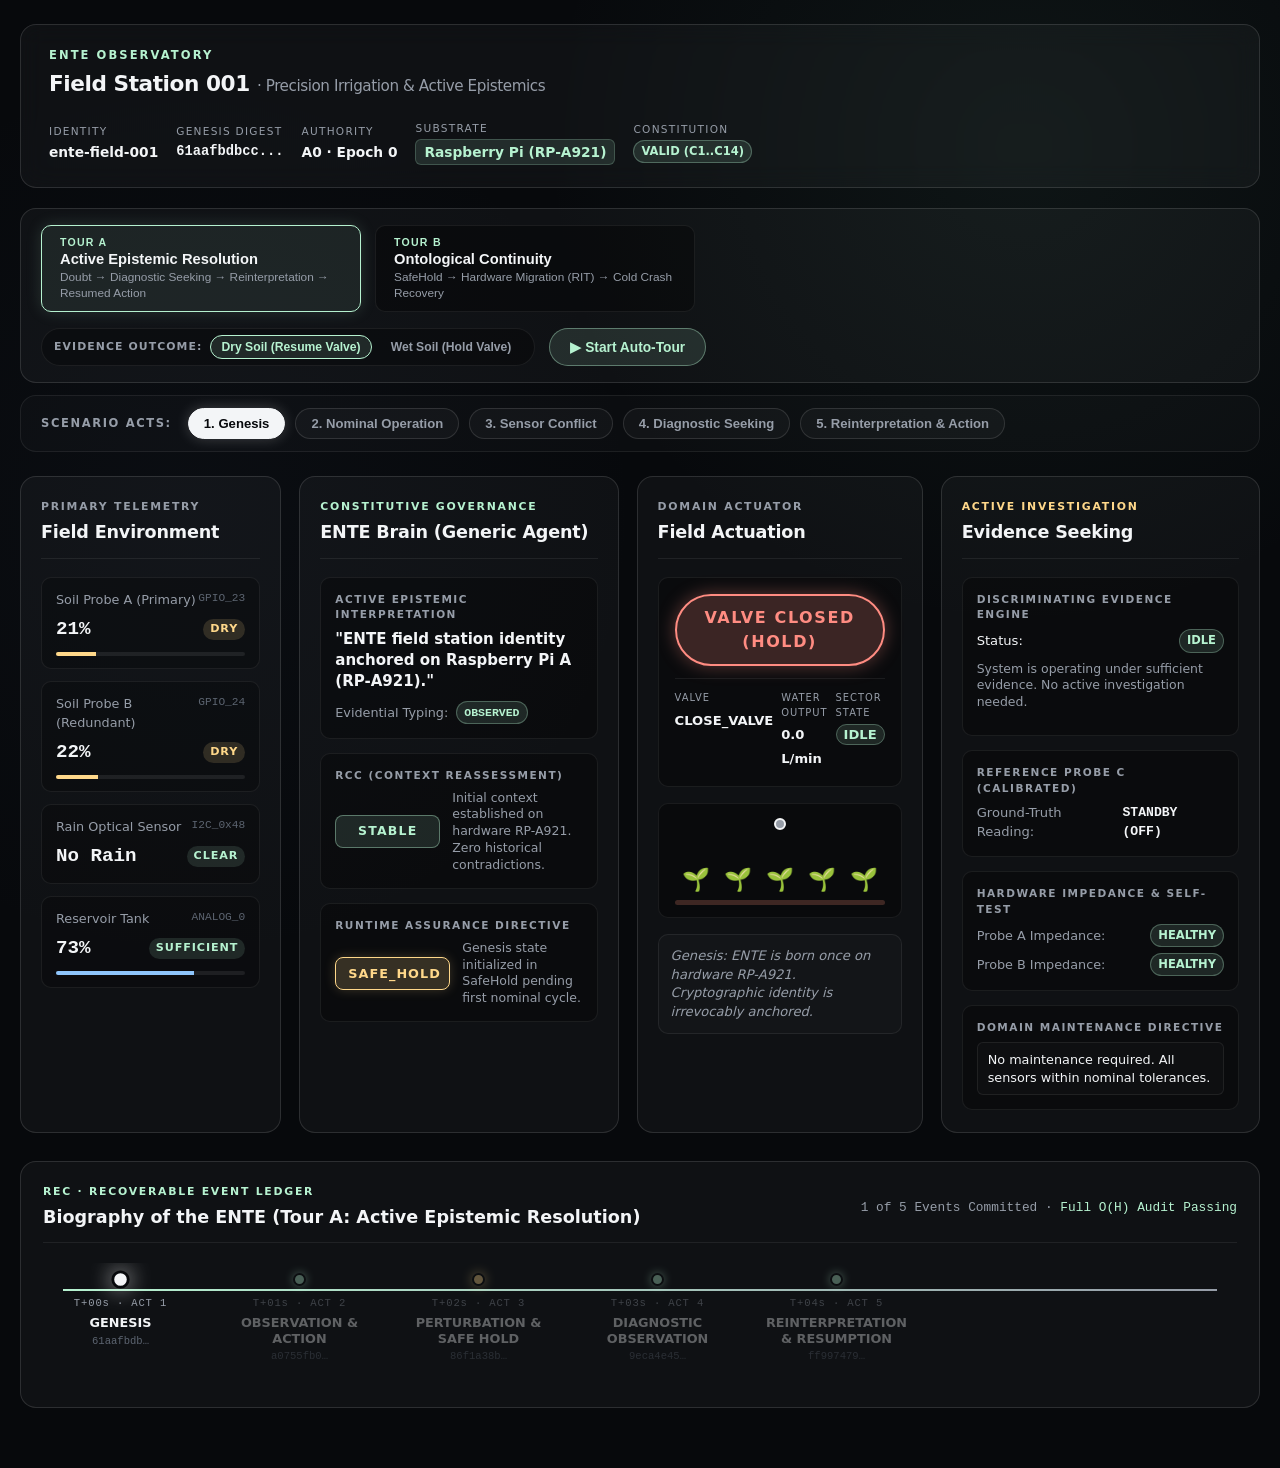
<file: examples/field-station/web/index.html>
<!doctype html>
<html lang="en">
<head>
  <meta charset="utf-8" />
  <meta name="viewport" content="width=device-width, initial-scale=1" />
  <title>ENTE Observatory — Field Station 001</title>
  <meta name="description" content="ENTE Observatory: Live epistemic resolution, active diagnostics and ontological continuity of an autonomous agricultural field station." />
  <link rel="stylesheet" href="style.css" />
</head>
<body>

  <!-- Power Loss Simulation Overlay -->
  <div id="blackout-screen" class="blackout-overlay hidden">
    <div class="blackout-content">
      <div class="power-lost-icon">⚡</div>
      <h2>POWER LOSS SIMULATED</h2>
      <p>Process terminated abruptly. Volatile memory cleared.</p>
      <div class="recovery-spinner"></div>
      <div class="recovery-text">Starting new process & reconstructing state from REC ledger...</div>
    </div>
  </div>

  <div class="app-shell">

    <!-- =======================================================
         HEADER / ENTE CONSTITUTIVE BANNER
         ======================================================= -->
    <header class="app-header">
      <div class="header-left">
        <div class="project-badge">ENTE OBSERVATORY</div>
        <h1 class="station-title">Field Station 001 <span class="dim">· Precision Irrigation & Active Epistemics</span></h1>
      </div>

      <div class="header-meta">
        <div class="meta-item">
          <small>IDENTITY</small>
          <strong id="meta-id">ente-field-001</strong>
        </div>
        <div class="meta-item">
          <small>GENESIS DIGEST</small>
          <strong class="mono" id="meta-genesis">9af2c04b8e...</strong>
        </div>
        <div class="meta-item">
          <small>AUTHORITY</small>
          <strong id="meta-authority">A0 · Epoch 0</strong>
        </div>
        <div class="meta-item">
          <small>SUBSTRATE</small>
          <strong id="meta-hardware" class="highlight-chip">Raspberry Pi A (RP-A921)</strong>
        </div>
        <div class="meta-item">
          <small>CONSTITUTION</small>
          <span class="status-pill status-pill-green" id="meta-constitution">VALID (C1..C14)</span>
        </div>
      </div>
    </header>


    <!-- =======================================================
         TOUR SELECTION & DEMO TOOLBAR
         ======================================================= -->
    <div class="tour-selector-bar">
      <div class="tour-tabs">
        <button id="tab-tour-a" class="tab-tour active" onclick="switchTour('A')">
          <span class="tour-badge">TOUR A</span>
          <strong>Active Epistemic Resolution</strong>
          <small>Doubt → Diagnostic Seeking → Reinterpretation → Resumed Action</small>
        </button>

        <button id="tab-tour-b" class="tab-tour" onclick="switchTour('B')">
          <span class="tour-badge">TOUR B</span>
          <strong>Ontological Continuity</strong>
          <small>SafeHold → Hardware Migration (RIT) → Cold Crash Recovery</small>
        </button>
      </div>

      <div class="tour-actions">
        <div class="branch-toggle" id="branch-toggle-container">
          <small>EVIDENCE OUTCOME:</small>
          <button id="btn-outcome-dry" class="btn-outcome active" onclick="setResolutionOutcome(true)">Dry Soil (Resume Valve)</button>
          <button id="btn-outcome-wet" class="btn-outcome" onclick="setResolutionOutcome(false)">Wet Soil (Hold Valve)</button>
        </div>

        <button id="btn-tour" class="btn-tour" onclick="toggleAutoTour()">▶ Start Auto-Tour</button>
      </div>
    </div>

    <!-- Act Scenario Buttons Bar -->
    <div class="control-bar">
      <div class="control-label" id="acts-label">SCENARIO ACTS:</div>
      <div class="button-group" id="act-buttons-container">
        <!-- Populated dynamically by app.js depending on active Tour -->
      </div>
    </div>


    <!-- =======================================================
         4-COLUMN MAIN DASHBOARD
         ======================================================= -->
    <main class="dashboard-grid">

      <!-- COLUMN 1: ENVIRONMENT & SENSORS -->
      <section class="dash-col col-env">
        <div class="col-header">
          <span class="col-tag">PRIMARY TELEMETRY</span>
          <h2>Field Environment</h2>
        </div>

        <div class="sensors-list">
          
          <div class="sensor-card" id="card-sensor-a">
            <div class="sensor-title">
              <span>Soil Probe A (Primary)</span>
              <span class="sensor-pin mono">GPIO_23</span>
            </div>
            <div class="sensor-reading">
              <span class="reading-val" id="val-soil-a">21%</span>
              <span class="reading-status status-dry" id="badge-soil-a">DRY</span>
            </div>
            <div class="meter-bar">
              <div class="meter-fill" id="fill-soil-a" style="width: 21%"></div>
            </div>
          </div>

          <div class="sensor-card" id="card-sensor-b">
            <div class="sensor-title">
              <span>Soil Probe B (Redundant)</span>
              <span class="sensor-pin mono">GPIO_24</span>
            </div>
            <div class="sensor-reading">
              <span class="reading-val" id="val-soil-b">22%</span>
              <span class="reading-status status-dry" id="badge-soil-b">DRY</span>
            </div>
            <div class="meter-bar">
              <div class="meter-fill" id="fill-soil-b" style="width: 22%"></div>
            </div>
          </div>

          <div class="sensor-card">
            <div class="sensor-title">
              <span>Rain Optical Sensor</span>
              <span class="sensor-pin mono">I2C_0x48</span>
            </div>
            <div class="sensor-reading">
              <span class="reading-val" id="val-rain">No Rain</span>
              <span class="reading-status status-ok" id="badge-rain">CLEAR</span>
            </div>
          </div>

          <div class="sensor-card">
            <div class="sensor-title">
              <span>Reservoir Tank</span>
              <span class="sensor-pin mono">ANALOG_0</span>
            </div>
            <div class="sensor-reading">
              <span class="reading-val" id="val-tank">73%</span>
              <span class="reading-status status-ok">SUFFICIENT</span>
            </div>
            <div class="meter-bar">
              <div class="meter-fill meter-tank" id="fill-tank" style="width: 73%"></div>
            </div>
          </div>

        </div>
      </section>


      <!-- COLUMN 2: ENTE CONSTITUTIVE GOVERNANCE -->
      <section class="dash-col col-ente">
        <div class="col-header">
          <span class="col-tag col-tag-accent">CONSTITUTIVE GOVERNANCE</span>
          <h2>ENTE Brain (Generic Agent)</h2>
        </div>

        <div class="ente-blocks">

          <!-- Interpretation Block -->
          <div class="ente-card" id="card-interpretation">
            <div class="card-eyebrow">ACTIVE EPISTEMIC INTERPRETATION</div>
            <div class="interpretation-display" id="val-interpretation">
              "Soil moisture critically dry. Irrigation required."
            </div>
            <div class="epistemic-status-row">
              <span>Evidential Typing:</span>
              <strong id="val-epistemic-type" class="mono status-pill status-pill-green">Observed</strong>
            </div>
          </div>

          <!-- RCC Status -->
          <div class="ente-card" id="card-rcc">
            <div class="card-eyebrow">RCC (CONTEXT REASSESSMENT)</div>
            <div class="rcc-state-row">
              <div class="rcc-badge rcc-supported" id="badge-rcc">
                SUPPORTED
              </div>
              <div class="rcc-desc" id="desc-rcc">
                Observation coherently justifies operational continuation.
              </div>
            </div>
          </div>

          <!-- Runtime Assurance -->
          <div class="ente-card" id="card-assurance">
            <div class="card-eyebrow">RUNTIME ASSURANCE DIRECTIVE</div>
            <div class="assurance-directive-row">
              <div class="directive-box directive-allow" id="box-assurance">
                ALLOW_ACTION
              </div>
              <div class="directive-desc" id="desc-assurance">
                Constitutional invariants and epistemic support verified.
              </div>
            </div>
          </div>

        </div>
      </section>


      <!-- COLUMN 3: FIELD ACTION & ACTUATOR -->
      <section class="dash-col col-action">
        <div class="col-header">
          <span class="col-tag">DOMAIN ACTUATOR</span>
          <h2>Field Actuation</h2>
        </div>

        <div class="actuator-panel">
          
          <div class="valve-status-card" id="card-valve">
            <div class="valve-indicator-wrapper">
              <div class="valve-indicator valve-open" id="indicator-valve">
                <span id="label-valve">VALVE OPEN</span>
              </div>
            </div>

            <div class="actuator-metrics">
              <div class="metric-item">
                <small>VALVE</small>
                <strong id="metric-valve-dir">OPEN_VALVE</strong>
              </div>
              <div class="metric-item">
                <small>WATER OUTPUT</small>
                <strong id="metric-flow-rate">18.5 L/min</strong>
              </div>
              <div class="metric-item">
                <small>SECTOR STATE</small>
                <strong id="metric-sector-state" class="status-pill status-pill-green">IRRIGATING</strong>
              </div>
            </div>
          </div>

          <!-- Field Animation Simulator -->
          <div class="field-anim-box">
            <div class="sprinkler-head"></div>
            <div class="water-spray active" id="water-spray"></div>
            <div class="crop-row">
              <span class="crop">🌱</span>
              <span class="crop">🌱</span>
              <span class="crop">🌱</span>
              <span class="crop">🌱</span>
              <span class="crop">🌱</span>
            </div>
            <div class="ground-layer"></div>
          </div>

          <!-- Pedagogical summary quote -->
          <div class="pedagogical-quote" id="pedagogical-quote">
            "Nominal conditions: soil is dry and tank is full. ENTE validates epistemic justification and allows irrigation."
          </div>

        </div>
      </section>


      <!-- COLUMN 4: DIAGNOSTIC & EVIDENCE RESOLUTION -->
      <section class="dash-col col-diag">
        <div class="col-header">
          <span class="col-tag col-tag-warning">ACTIVE INVESTIGATION</span>
          <h2>Evidence Seeking</h2>
        </div>

        <div class="diag-blocks">
          
          <div class="diag-card" id="card-diag-box">
            <div class="card-eyebrow">DISCRIMINATING EVIDENCE ENGINE</div>
            <div class="diag-status-header">
              <span>Status:</span>
              <strong id="val-diag-status" class="status-pill status-pill-green">IDLE</strong>
            </div>

            <p class="diag-instruction" id="diag-instruction">
              System is operating under sufficient evidence. No active investigation needed.
            </p>

            <button id="btn-trigger-diag" class="btn-action-diag hidden" onclick="triggerActiveDiagnostic()">
              ⚡ Run Diagnostic Self-Test & Probe C
            </button>
          </div>

          <!-- Reference Probe C Details -->
          <div class="diag-card">
            <div class="card-eyebrow">REFERENCE PROBE C (CALIBRATED)</div>
            <div class="ref-probe-row">
              <span class="ref-label">Ground-Truth Reading:</span>
              <strong class="mono" id="val-ref-c">STANDBY (OFF)</strong>
            </div>
          </div>

          <!-- Probe Self-Test Diagnostics -->
          <div class="diag-card">
            <div class="card-eyebrow">HARDWARE IMPEDANCE & SELF-TEST</div>
            <div class="self-test-list">
              <div class="self-test-item">
                <span>Probe A Impedance:</span>
                <strong id="health-probe-a" class="status-pill status-pill-green">HEALTHY</strong>
              </div>
              <div class="self-test-item">
                <span>Probe B Impedance:</span>
                <strong id="health-probe-b" class="status-pill status-pill-green">HEALTHY</strong>
              </div>
            </div>
          </div>

          <!-- Domain Recommendation -->
          <div class="diag-card">
            <div class="card-eyebrow">DOMAIN MAINTENANCE DIRECTIVE</div>
            <div id="val-maintenance-rec" class="maintenance-rec-text">
              No maintenance required. All sensors within nominal tolerances.
            </div>
          </div>

        </div>
      </section>

    </main>


    <!-- =======================================================
         REC BIOGRAPHY / TIMELINE
         ======================================================= -->
    <section class="rec-section">
      <div class="rec-header">
        <div class="rec-title-group">
          <span class="col-tag col-tag-accent">REC · RECOVERABLE EVENT LEDGER</span>
          <h2 id="timeline-title">Biography of the ENTE (Tour A: Epistemic Resolution)</h2>
        </div>
        <div class="rec-stats mono">
          <span id="rec-head-count">5 Events</span> · <span id="rec-audit-status" style="color:var(--accent)">Full O(H) Audit Passing</span>
        </div>
      </div>

      <div class="timeline-container">
        <div class="timeline-track" id="timeline-track">
          <!-- Populated dynamically by app.js -->
        </div>
      </div>
    </section>

  </div>


  <!-- Event Modal for Timeline Node Inspection -->
  <div id="event-modal" class="modal-backdrop hidden" onclick="closeModal()">
    <div class="modal-box" onclick="event.stopPropagation()">
      <div class="modal-header">
        <h3 id="modal-title">Event E00001 · GENESIS</h3>
        <button class="modal-close" onclick="closeModal()">✕</button>
      </div>
      <div class="modal-body">
        <div class="modal-row">
          <span class="modal-label">Logical Time:</span>
          <span class="mono" id="modal-time">0</span>
        </div>
        <div class="modal-row">
          <span class="modal-label">Event Digest (SHA-256):</span>
          <span class="mono" id="modal-hash">9af2c04b8e...</span>
        </div>
        <div class="modal-row">
          <span class="modal-label">Hardware Anchor:</span>
          <span class="mono" id="modal-hardware">RP-A921</span>
        </div>
        <div class="modal-row">
          <span class="modal-label">Authority Lineage:</span>
          <span id="modal-authority">A0 (Epoch 0)</span>
        </div>
        <div class="modal-row">
          <span class="modal-label">Epistemic Consequence:</span>
          <span id="modal-epistemic">Genesis established</span>
        </div>
        <div class="modal-row">
          <span class="modal-label">Description:</span>
          <p id="modal-desc" class="modal-description-text"></p>
        </div>
      </div>
    </div>
  </div>

  <script src="app.js"></script>
</body>
</html>
</file>
<file: examples/field-station/web/style.css>
:root {
  --bg: #07090c;
  --bg-soft: #0d1117;
  --panel: rgba(255, 255, 255, 0.035);
  --panel-strong: rgba(255, 255, 255, 0.06);
  --text: #f3f5f7;
  --muted: #969da8;
  --dim: #5c6470;
  --line: rgba(255, 255, 255, 0.12);
  --line-soft: rgba(255, 255, 255, 0.07);

  --accent: #b6f2d0;
  --accent-soft: rgba(182, 242, 208, 0.12);
  --warning: #ffd88a;
  --warning-soft: rgba(255, 216, 138, 0.14);
  --danger: #ff8c82;
  --danger-soft: rgba(255, 140, 130, 0.14);
  --blue: #8ec5fc;
  --purple: #d1b3ff;
  --purple-soft: rgba(209, 179, 255, 0.14);

  --max: 1440px;
  --radius: 16px;
  --radius-sm: 10px;
}

* {
  box-sizing: border-box;
}

body {
  margin: 0;
  color: var(--text);
  background:
    radial-gradient(circle at 80% 10%, rgba(87, 145, 120, 0.09), transparent 30rem),
    radial-gradient(circle at 15% 35%, rgba(70, 87, 120, 0.06), transparent 28rem),
    var(--bg);
  font-family: Inter, ui-sans-serif, system-ui, -apple-system, BlinkMacSystemFont, "Segoe UI", sans-serif;
  line-height: 1.5;
  min-height: 100vh;
}

.mono {
  font-family: "SFMono-Regular", Consolas, "Liberation Mono", Menlo, monospace;
}

.hidden {
  display: none !important;
}

.app-shell {
  width: min(calc(100% - 40px), var(--max));
  margin-inline: auto;
  padding: 24px 0 60px;
}

/* ---------------------------------------------------------
   Header
   --------------------------------------------------------- */
.app-header {
  display: flex;
  justify-content: space-between;
  align-items: center;
  flex-wrap: wrap;
  gap: 20px;
  padding: 22px 28px;
  background: var(--panel);
  border: 1px solid var(--line);
  border-radius: var(--radius);
  backdrop-filter: blur(12px);
}

.project-badge {
  font-size: 0.72rem;
  letter-spacing: 0.18em;
  text-transform: uppercase;
  color: var(--accent);
  font-weight: 800;
  margin-bottom: 4px;
}

.station-title {
  margin: 0;
  font-size: 1.35rem;
  font-weight: 750;
  letter-spacing: -0.02em;
}

.station-title .dim {
  color: var(--muted);
  font-weight: 400;
  font-size: 0.95rem;
}

.header-meta {
  display: flex;
  align-items: center;
  gap: 18px;
  flex-wrap: wrap;
}

.meta-item {
  display: flex;
  flex-direction: column;
  gap: 2px;
}

.meta-item small {
  font-size: 0.66rem;
  letter-spacing: 0.12em;
  text-transform: uppercase;
  color: var(--muted);
}

.meta-item strong {
  font-size: 0.86rem;
}

.highlight-chip {
  color: var(--accent);
  background: var(--accent-soft);
  padding: 2px 8px;
  border-radius: 6px;
  border: 1px solid rgba(182, 242, 208, 0.2);
}

/* ---------------------------------------------------------
   Tour Selector Bar
   --------------------------------------------------------- */
.tour-selector-bar {
  margin: 20px 0 12px;
  padding: 16px 20px;
  background: var(--panel);
  border: 1px solid var(--line);
  border-radius: var(--radius);
  display: flex;
  align-items: center;
  justify-content: space-between;
  flex-wrap: wrap;
  gap: 16px;
}

.tour-tabs {
  display: flex;
  gap: 14px;
  flex-wrap: wrap;
}

.tab-tour {
  background: rgba(0, 0, 0, 0.35);
  border: 1px solid var(--line-soft);
  border-radius: var(--radius-sm);
  padding: 10px 18px;
  text-align: left;
  cursor: pointer;
  transition: all 0.2s ease;
  display: flex;
  flex-direction: column;
  gap: 3px;
  max-width: 320px;
  color: var(--text);
}

.tab-tour:hover {
  background: var(--panel-strong);
  border-color: rgba(182, 242, 208, 0.3);
}

.tab-tour.active {
  background: rgba(182, 242, 208, 0.08);
  border-color: var(--accent);
  box-shadow: 0 0 16px rgba(182, 242, 208, 0.15);
}

.tour-badge {
  font-size: 0.66rem;
  letter-spacing: 0.12em;
  text-transform: uppercase;
  color: var(--accent);
  font-weight: 800;
}

.tab-tour strong {
  font-size: 0.92rem;
}

.tab-tour small {
  font-size: 0.74rem;
  color: var(--muted);
  line-height: 1.3;
}

.tour-actions {
  display: flex;
  align-items: center;
  gap: 14px;
  flex-wrap: wrap;
}

.branch-toggle {
  display: flex;
  align-items: center;
  gap: 8px;
  background: rgba(0, 0, 0, 0.3);
  padding: 6px 12px;
  border-radius: 999px;
  border: 1px solid var(--line-soft);
}

.branch-toggle small {
  font-size: 0.68rem;
  letter-spacing: 0.1em;
  color: var(--muted);
  font-weight: 700;
}

.btn-outcome {
  background: transparent;
  color: var(--muted);
  border: 1px solid transparent;
  padding: 4px 10px;
  border-radius: 999px;
  font-size: 0.76rem;
  font-weight: 600;
  cursor: pointer;
  transition: all 0.2s ease;
}

.btn-outcome.active {
  background: var(--accent-soft);
  color: var(--accent);
  border-color: var(--accent);
}

.btn-tour {
  background: var(--accent-soft);
  color: var(--accent);
  border: 1px solid rgba(182, 242, 208, 0.4);
  padding: 10px 20px;
  border-radius: 999px;
  font-size: 0.86rem;
  font-weight: 700;
  cursor: pointer;
  transition: all 0.2s ease;
}

.btn-tour:hover {
  background: var(--accent);
  color: var(--bg);
}

/* ---------------------------------------------------------
   Control Bar
   --------------------------------------------------------- */
.control-bar {
  margin-bottom: 24px;
  padding: 12px 20px;
  background: rgba(255, 255, 255, 0.02);
  border: 1px solid var(--line-soft);
  border-radius: var(--radius);
  display: flex;
  align-items: center;
  gap: 16px;
  flex-wrap: wrap;
}

.control-label {
  font-size: 0.72rem;
  letter-spacing: 0.14em;
  font-weight: 700;
  color: var(--muted);
}

.button-group {
  display: flex;
  flex-wrap: wrap;
  gap: 10px;
}

.btn-demo {
  background: rgba(255, 255, 255, 0.03);
  color: var(--muted);
  border: 1px solid var(--line);
  padding: 7px 15px;
  border-radius: 999px;
  font-size: 0.82rem;
  font-weight: 600;
  cursor: pointer;
  transition: all 0.2s ease;
}

.btn-demo:hover {
  background: var(--panel-strong);
  color: var(--text);
  border-color: rgba(182, 242, 208, 0.4);
}

.btn-demo.active {
  background: var(--text);
  color: var(--bg);
  border-color: var(--text);
  font-weight: 750;
  box-shadow: 0 0 14px rgba(255, 255, 255, 0.2);
}

/* ---------------------------------------------------------
   4-Column Dashboard Grid
   --------------------------------------------------------- */
.dashboard-grid {
  display: grid;
  grid-template-columns: 0.9fr 1.1fr 0.9fr 1.1fr;
  gap: 18px;
  margin-bottom: 28px;
}

.dash-col {
  background: var(--panel);
  border: 1px solid var(--line);
  border-radius: var(--radius);
  padding: 22px 20px;
  display: flex;
  flex-direction: column;
}

.col-header {
  margin-bottom: 18px;
  border-bottom: 1px solid var(--line-soft);
  padding-bottom: 12px;
}

.col-tag {
  font-size: 0.68rem;
  letter-spacing: 0.16em;
  text-transform: uppercase;
  color: var(--muted);
  font-weight: 700;
  display: block;
  margin-bottom: 4px;
}

.col-tag-accent {
  color: var(--accent);
}

.col-tag-warning {
  color: var(--warning);
}

.col-header h2 {
  margin: 0;
  font-size: 1.1rem;
  font-weight: 700;
  letter-spacing: -0.01em;
}

/* Column 1: Sensors */
.sensors-list {
  display: flex;
  flex-direction: column;
  gap: 12px;
}

.sensor-card {
  background: rgba(0, 0, 0, 0.25);
  border: 1px solid var(--line-soft);
  border-radius: var(--radius-sm);
  padding: 12px 14px;
  transition: border-color 0.2s ease;
}

.sensor-card.conflict-alert {
  border-color: var(--warning);
  background: rgba(255, 216, 138, 0.05);
}

.sensor-title {
  display: flex;
  justify-content: space-between;
  font-size: 0.8rem;
  color: var(--muted);
  margin-bottom: 6px;
}

.sensor-pin {
  font-size: 0.7rem;
  color: var(--dim);
}

.sensor-reading {
  display: flex;
  justify-content: space-between;
  align-items: center;
}

.reading-val {
  font-size: 1.2rem;
  font-weight: 700;
  font-family: monospace;
}

.reading-status {
  font-size: 0.7rem;
  font-weight: 700;
  letter-spacing: 0.08em;
  padding: 2px 7px;
  border-radius: 999px;
  text-transform: uppercase;
}

.status-dry {
  background: rgba(255, 216, 138, 0.15);
  color: var(--warning);
}

.status-wet {
  background: rgba(142, 197, 252, 0.15);
  color: var(--blue);
}

.status-ok {
  background: var(--accent-soft);
  color: var(--accent);
}

.meter-bar {
  height: 4px;
  background: rgba(255, 255, 255, 0.08);
  border-radius: 999px;
  margin-top: 8px;
  overflow: hidden;
}

.meter-fill {
  height: 100%;
  background: var(--warning);
  transition: width 0.4s ease;
}

.meter-tank {
  background: var(--blue);
}

/* Column 2: ENTE Brain */
.ente-blocks {
  display: flex;
  flex-direction: column;
  gap: 14px;
}

.ente-card {
  background: rgba(0, 0, 0, 0.3);
  border: 1px solid var(--line-soft);
  border-radius: var(--radius-sm);
  padding: 14px;
}

.card-eyebrow {
  font-size: 0.66rem;
  letter-spacing: 0.14em;
  color: var(--muted);
  margin-bottom: 6px;
  font-weight: 700;
}

.interpretation-display {
  font-size: 0.94rem;
  font-weight: 600;
  color: var(--text);
  margin-bottom: 8px;
  line-height: 1.4;
}

.epistemic-status-row {
  display: flex;
  align-items: center;
  gap: 8px;
  font-size: 0.8rem;
  color: var(--muted);
}

.status-pill {
  font-size: 0.72rem;
  padding: 2px 7px;
  border-radius: 999px;
  font-weight: 700;
  text-transform: uppercase;
}

.status-pill-green {
  background: var(--accent-soft);
  color: var(--accent);
  border: 1px solid rgba(182, 242, 208, 0.3);
}

.status-pill-warning {
  background: var(--warning-soft);
  color: var(--warning);
  border: 1px solid rgba(255, 216, 138, 0.3);
}

.status-pill-danger {
  background: var(--danger-soft);
  color: var(--danger);
  border: 1px solid rgba(255, 140, 130, 0.3);
}

.rcc-state-row {
  display: flex;
  align-items: center;
  gap: 12px;
}

.rcc-badge {
  font-size: 0.78rem;
  font-weight: 800;
  letter-spacing: 0.1em;
  padding: 6px 12px;
  border-radius: 8px;
  text-align: center;
  min-width: 105px;
}

.rcc-supported {
  background: var(--accent-soft);
  color: var(--accent);
  border: 1px solid rgba(182, 242, 208, 0.4);
}

.rcc-weakened {
  background: var(--warning-soft);
  color: var(--warning);
  border: 1px solid rgba(255, 216, 138, 0.4);
}

.rcc-desc {
  font-size: 0.78rem;
  color: var(--muted);
  line-height: 1.35;
}

.assurance-directive-row {
  display: flex;
  align-items: center;
  gap: 12px;
}

.directive-box {
  font-size: 0.8rem;
  font-weight: 800;
  letter-spacing: 0.08em;
  padding: 6px 12px;
  border-radius: 8px;
  text-align: center;
  min-width: 115px;
}

.directive-allow {
  background: rgba(182, 242, 208, 0.18);
  color: var(--accent);
  border: 1px solid var(--accent);
  box-shadow: 0 0 12px rgba(182, 242, 208, 0.2);
}

.directive-hold {
  background: rgba(255, 216, 138, 0.18);
  color: var(--warning);
  border: 1px solid var(--warning);
  box-shadow: 0 0 12px rgba(255, 216, 138, 0.2);
}

.directive-desc {
  font-size: 0.78rem;
  color: var(--muted);
  line-height: 1.35;
}

/* Column 3: Field Action & Actuator */
.actuator-panel {
  display: flex;
  flex-direction: column;
  gap: 16px;
  height: 100%;
}

.valve-status-card {
  background: rgba(0, 0, 0, 0.3);
  border: 1px solid var(--line-soft);
  border-radius: var(--radius-sm);
  padding: 16px;
  text-align: center;
}

.valve-indicator-wrapper {
  margin-bottom: 12px;
}

.valve-indicator {
  display: inline-block;
  padding: 10px 22px;
  border-radius: 999px;
  font-size: 1rem;
  font-weight: 800;
  letter-spacing: 0.1em;
  transition: all 0.3s ease;
}

.valve-open {
  background: rgba(182, 242, 208, 0.2);
  color: var(--accent);
  border: 2px solid var(--accent);
  box-shadow: 0 0 18px rgba(182, 242, 208, 0.35);
}

.valve-closed {
  background: rgba(255, 140, 130, 0.2);
  color: var(--danger);
  border: 2px solid var(--danger);
  box-shadow: 0 0 18px rgba(255, 140, 130, 0.35);
}

.actuator-metrics {
  display: grid;
  grid-template-columns: repeat(3, 1fr);
  gap: 8px;
  border-top: 1px solid var(--line-soft);
  padding-top: 12px;
  text-align: left;
}

.metric-item small {
  display: block;
  font-size: 0.62rem;
  letter-spacing: 0.1em;
  color: var(--muted);
  margin-bottom: 2px;
}

.metric-item strong {
  font-size: 0.82rem;
}

/* Field Animation Simulator */
.field-anim-box {
  background: rgba(0, 0, 0, 0.4);
  border: 1px solid var(--line-soft);
  border-radius: var(--radius-sm);
  padding: 20px 16px 12px;
  position: relative;
  overflow: hidden;
  text-align: center;
  min-height: 115px;
  display: flex;
  flex-direction: column;
  justify-content: flex-end;
}

.sprinkler-head {
  position: absolute;
  top: 14px;
  left: 50%;
  transform: translateX(-50%);
  width: 12px;
  height: 12px;
  background: var(--muted);
  border-radius: 50%;
  border: 2px solid var(--text);
}

.water-spray {
  position: absolute;
  top: 24px;
  left: 50%;
  transform: translateX(-50%);
  width: 140px;
  height: 45px;
  background: radial-gradient(ellipse at top, rgba(142, 197, 252, 0.45), transparent 70%);
  opacity: 0;
  transition: opacity 0.3s ease;
  pointer-events: none;
}

.water-spray.active {
  opacity: 1;
  animation: pulse-spray 1.5s infinite alternate;
}

@keyframes pulse-spray {
  0% { transform: translateX(-50%) scaleX(0.9); opacity: 0.6; }
  100% { transform: translateX(-50%) scaleX(1.1); opacity: 0.9; }
}

.crop-row {
  display: flex;
  justify-content: space-around;
  font-size: 1.4rem;
  position: relative;
  z-index: 2;
  margin-bottom: 4px;
}

.ground-layer {
  height: 5px;
  background: #3e2723;
  border-radius: 4px;
  width: 100%;
}

.pedagogical-quote {
  font-size: 0.82rem;
  color: var(--muted);
  line-height: 1.4;
  background: rgba(255, 255, 255, 0.02);
  border: 1px solid var(--line-soft);
  border-radius: var(--radius-sm);
  padding: 12px;
  font-style: italic;
}

/* Column 4: Diagnostics & Evidence Resolution */
.diag-blocks {
  display: flex;
  flex-direction: column;
  gap: 14px;
}

.diag-card {
  background: rgba(0, 0, 0, 0.3);
  border: 1px solid var(--line-soft);
  border-radius: var(--radius-sm);
  padding: 14px;
}

.diag-status-header {
  display: flex;
  justify-content: space-between;
  align-items: center;
  margin-bottom: 8px;
  font-size: 0.82rem;
}

.diag-instruction {
  font-size: 0.78rem;
  color: var(--muted);
  margin: 0 0 10px;
  line-height: 1.35;
}

.btn-action-diag {
  background: var(--warning-soft);
  color: var(--warning);
  border: 1px solid var(--warning);
  padding: 8px 14px;
  border-radius: 8px;
  font-size: 0.8rem;
  font-weight: 700;
  cursor: pointer;
  width: 100%;
  transition: all 0.2s ease;
}

.btn-action-diag:hover {
  background: var(--warning);
  color: var(--bg);
}

.ref-probe-row {
  display: flex;
  justify-content: space-between;
  align-items: center;
  font-size: 0.82rem;
}

.ref-label {
  color: var(--muted);
}

.self-test-list {
  display: flex;
  flex-direction: column;
  gap: 6px;
  font-size: 0.8rem;
}

.self-test-item {
  display: flex;
  justify-content: space-between;
  align-items: center;
}

.self-test-item span {
  color: var(--muted);
}

.maintenance-rec-text {
  font-size: 0.8rem;
  color: var(--text);
  background: rgba(255, 255, 255, 0.02);
  padding: 8px 10px;
  border-radius: 6px;
  border: 1px solid var(--line-soft);
  line-height: 1.35;
}

/* ---------------------------------------------------------
   REC Biography / Timeline
   --------------------------------------------------------- */
.rec-section {
  background: var(--panel);
  border: 1px solid var(--line);
  border-radius: var(--radius);
  padding: 22px;
}

.rec-header {
  display: flex;
  justify-content: space-between;
  align-items: center;
  flex-wrap: wrap;
  gap: 14px;
  margin-bottom: 20px;
  border-bottom: 1px solid var(--line-soft);
  padding-bottom: 12px;
}

.rec-header h2 {
  margin: 0;
  font-size: 1.1rem;
  font-weight: 700;
}

.rec-stats {
  font-size: 0.8rem;
  color: var(--muted);
}

.timeline-container {
  overflow-x: auto;
  padding: 10px 0 20px;
}

.timeline-track {
  display: flex;
  align-items: flex-start;
  gap: 24px;
  min-width: 800px;
  position: relative;
}

.timeline-track::before {
  content: "";
  position: absolute;
  top: 16px;
  left: 20px;
  right: 20px;
  height: 2px;
  background: linear-gradient(to right, var(--accent), var(--muted));
  z-index: 1;
}

.timeline-node {
  position: relative;
  z-index: 2;
  display: flex;
  flex-direction: column;
  align-items: center;
  width: 155px;
  cursor: pointer;
  transition: transform 0.2s ease;
}

.timeline-node:hover {
  transform: translateY(-4px);
}

.node-dot {
  width: 13px;
  height: 13px;
  border-radius: 50%;
  background: var(--accent);
  border: 2px solid var(--bg);
  box-shadow: 0 0 10px var(--accent);
  margin-bottom: 10px;
  transition: all 0.2s ease;
}

.timeline-node.node-active .node-dot {
  transform: scale(1.4);
  background: var(--text);
  box-shadow: 0 0 16px rgba(255, 255, 255, 0.8);
}

.timeline-node.node-warning .node-dot {
  background: var(--warning);
  box-shadow: 0 0 12px var(--warning);
}

.timeline-node.node-migration .node-dot {
  background: var(--blue);
  box-shadow: 0 0 12px var(--blue);
}

.timeline-node.node-diag .node-dot {
  background: var(--purple);
  box-shadow: 0 0 12px var(--purple);
}

.node-time {
  font-size: 0.66rem;
  color: var(--muted);
  letter-spacing: 0.08em;
  margin-bottom: 3px;
}

.node-name {
  font-size: 0.8rem;
  font-weight: 700;
  text-align: center;
  line-height: 1.2;
}

.node-hash {
  font-size: 0.66rem;
  color: var(--dim);
  margin-top: 3px;
}

/* ---------------------------------------------------------
   Power Loss Blackout Screen
   --------------------------------------------------------- */
.blackout-overlay {
  position: fixed;
  inset: 0;
  background: rgba(0, 0, 0, 0.96);
  z-index: 999;
  display: flex;
  align-items: center;
  justify-content: center;
  text-align: center;
  transition: opacity 0.4s ease;
}

.blackout-overlay.hidden {
  opacity: 0;
  pointer-events: none;
}

.power-lost-icon {
  font-size: 3.5rem;
  color: var(--warning);
  margin-bottom: 14px;
  animation: pulse-icon 1s infinite alternate;
}

@keyframes pulse-icon {
  0% { opacity: 0.4; }
  100% { opacity: 1; }
}

.recovery-spinner {
  width: 30px;
  height: 30px;
  border: 3px solid rgba(182, 242, 208, 0.2);
  border-top-color: var(--accent);
  border-radius: 50%;
  margin: 20px auto 10px;
  animation: spin 0.8s linear infinite;
}

@keyframes spin {
  to { transform: rotate(360deg); }
}

.recovery-text {
  color: var(--accent);
  font-size: 0.85rem;
  font-family: monospace;
}

/* ---------------------------------------------------------
   Modal
   --------------------------------------------------------- */
.modal-backdrop {
  position: fixed;
  inset: 0;
  background: rgba(0, 0, 0, 0.7);
  backdrop-filter: blur(8px);
  z-index: 500;
  display: flex;
  align-items: center;
  justify-content: center;
  padding: 20px;
}

.modal-backdrop.hidden {
  display: none;
}

.modal-box {
  background: var(--bg-soft);
  border: 1px solid var(--line);
  border-radius: var(--radius);
  max-width: 520px;
  width: 100%;
  padding: 22px;
  box-shadow: 0 20px 40px rgba(0, 0, 0, 0.8);
}

.modal-header {
  display: flex;
  justify-content: space-between;
  align-items: center;
  margin-bottom: 16px;
  border-bottom: 1px solid var(--line-soft);
  padding-bottom: 10px;
}

.modal-header h3 {
  margin: 0;
  font-size: 1.1rem;
}

.modal-close {
  background: transparent;
  border: none;
  color: var(--muted);
  font-size: 1.2rem;
  cursor: pointer;
}

.modal-body {
  display: flex;
  flex-direction: column;
  gap: 10px;
  font-size: 0.85rem;
}

.modal-row {
  display: flex;
  justify-content: space-between;
  gap: 12px;
}

.modal-label {
  color: var(--muted);
}

.modal-description-text {
  margin: 4px 0 0;
  color: var(--text);
  line-height: 1.45;
  background: rgba(0, 0, 0, 0.3);
  padding: 8px 10px;
  border-radius: 8px;
  border: 1px solid var(--line-soft);
}

/* ---------------------------------------------------------
   Responsive
   --------------------------------------------------------- */
@media (max-width: 1200px) {
  .dashboard-grid {
    grid-template-columns: 1fr 1fr;
  }
}

@media (max-width: 768px) {
  .dashboard-grid {
    grid-template-columns: 1fr;
  }
  .tour-selector-bar {
    flex-direction: column;
    align-items: stretch;
  }
}
</file>
